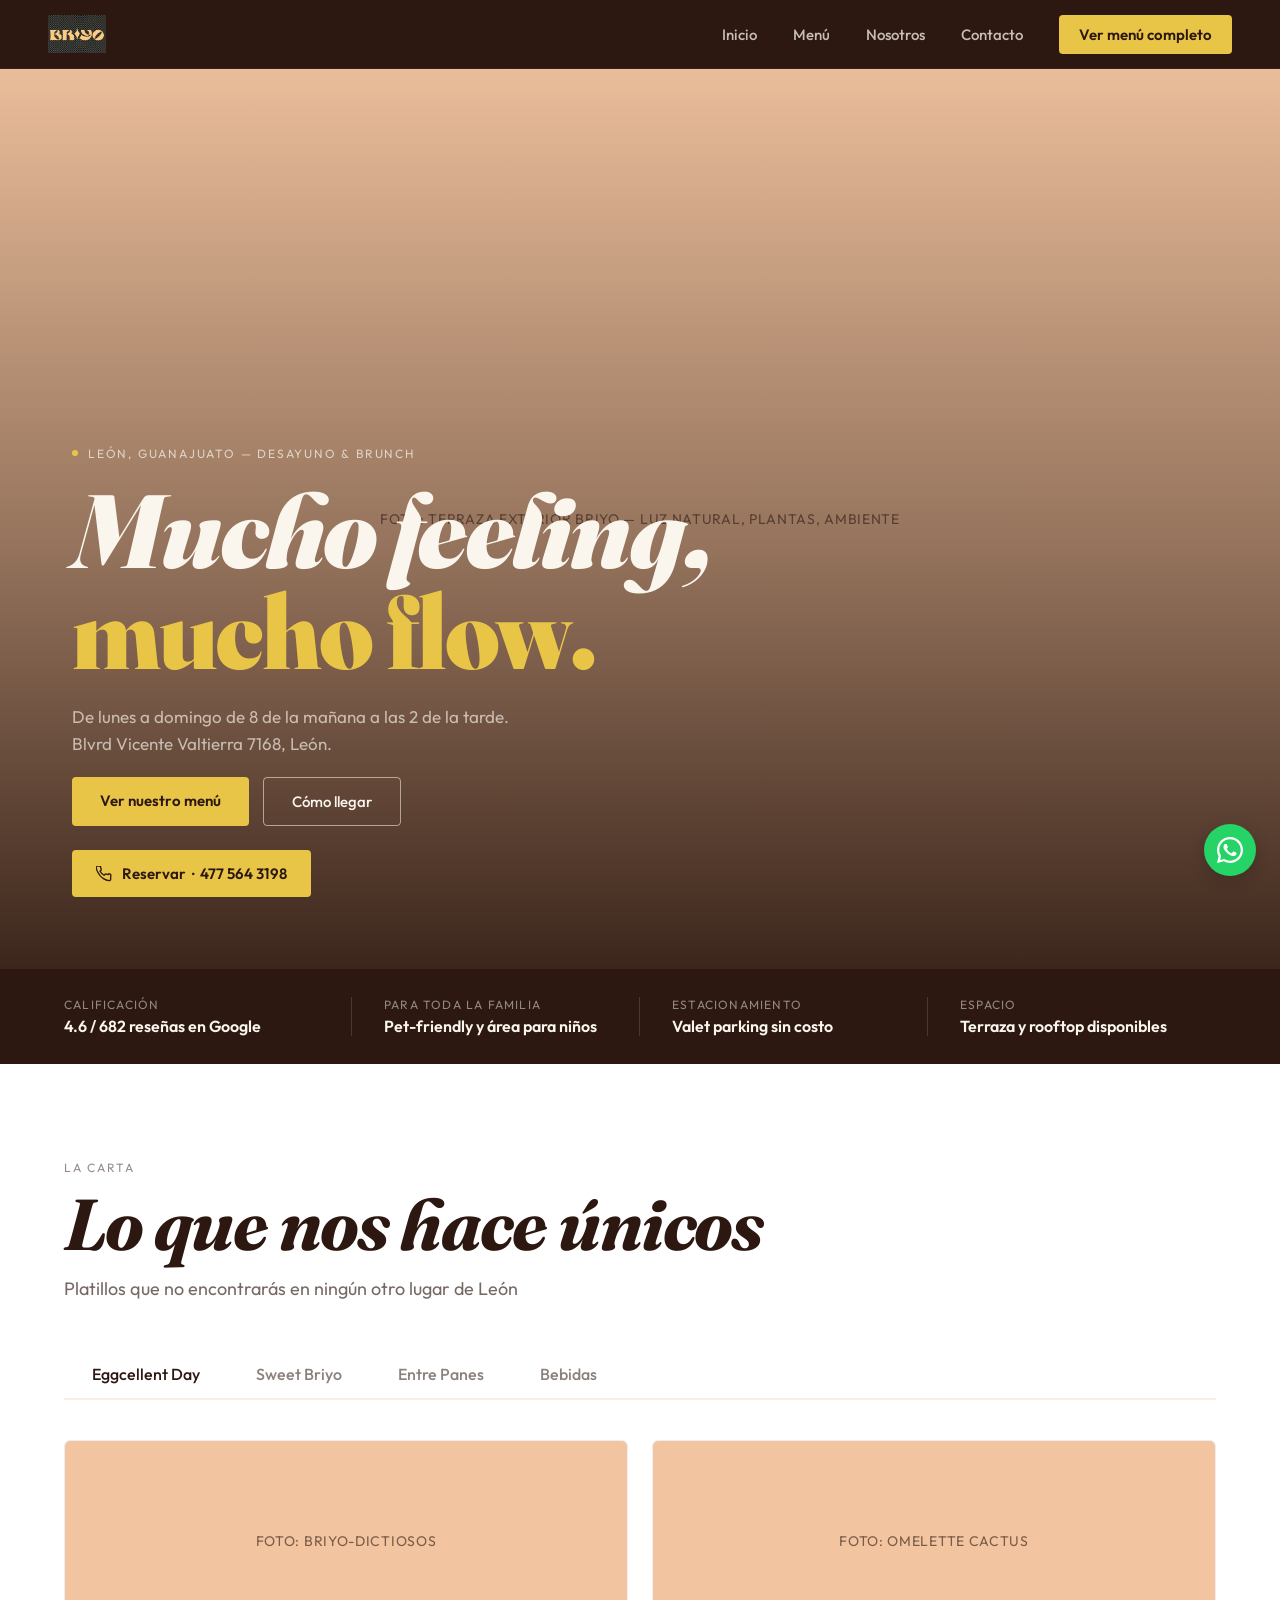
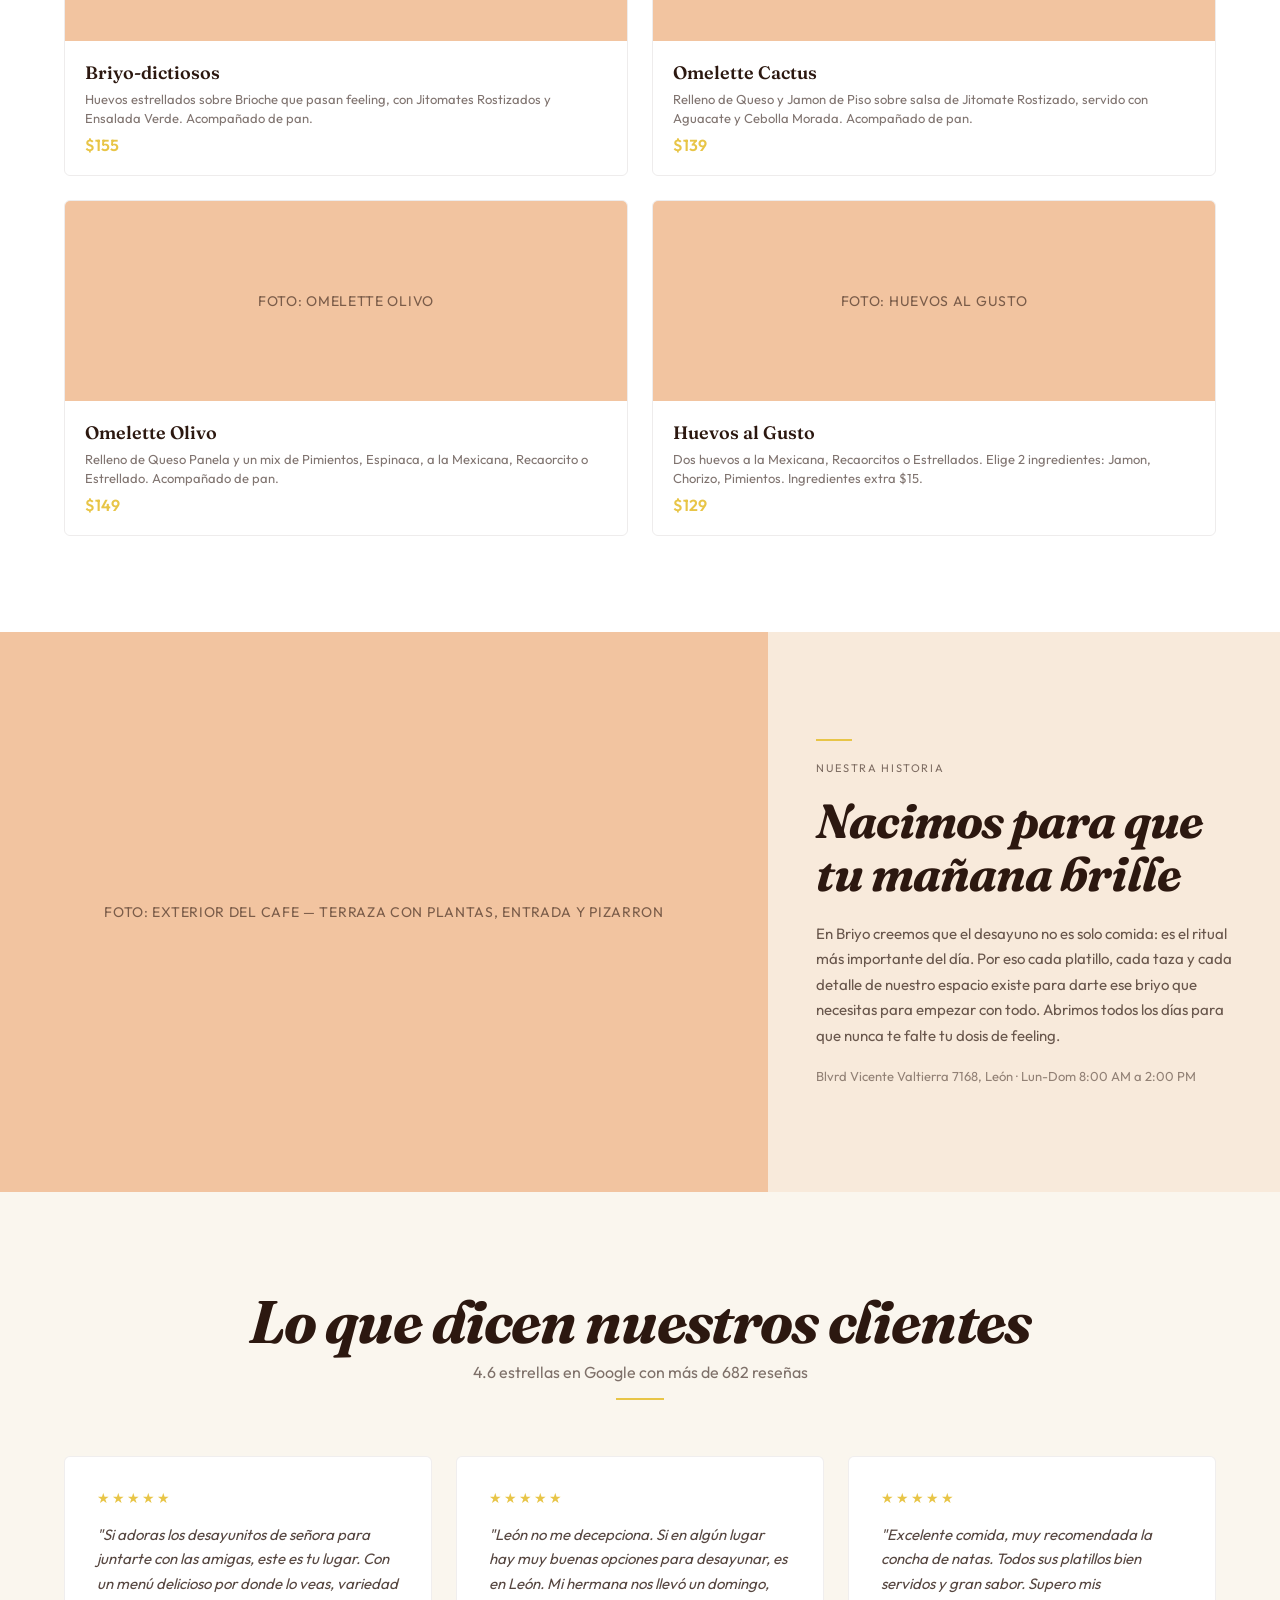
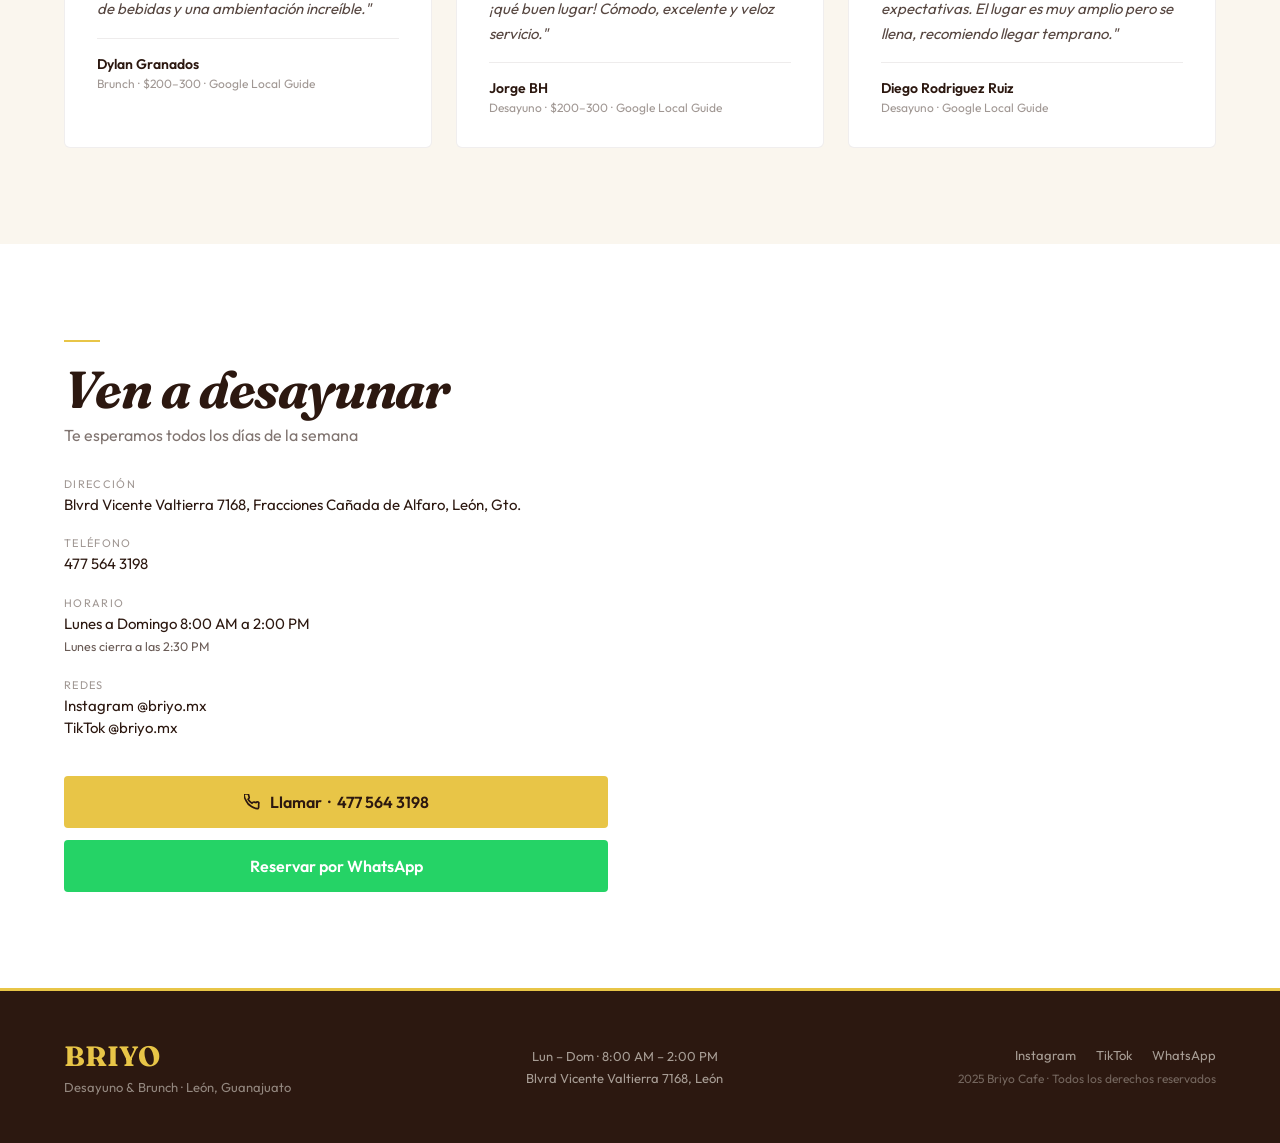
<file: index.html>
<!DOCTYPE html>
<html lang="es">
<head>
  <meta charset="UTF-8">
  <meta name="viewport" content="width=device-width, initial-scale=1.0">
  <meta name="description" content="Briyo Cafe, desayuno y brunch en León, Guanajuato. Mucho feeling, mucho flow. Abiertos todos los días de 8AM a 2PM.">
  <meta name="keywords" content="briyo cafe, desayuno leon guanajuato, brunch leon, cafe leon gto, desayunos leon">
  <meta property="og:title" content="Briyo · Desayuno &amp; Brunch en León, Gto.">
  <meta property="og:description" content="Desayuno y brunch con mucho feeling, mucho flow. Vicente Valtierra 7168, León.">
  <meta property="og:image" content="assets/logo.png">
  <title>Briyo Cafe · Desayuno &amp; Brunch · León, Guanajuato</title>
  <link rel="icon" href="data:image/svg+xml,<svg xmlns='http://www.w3.org/2000/svg' viewBox='0 0 32 32'><rect width='32' height='32' fill='%232C1810'/><text x='16' y='24' text-anchor='middle' font-family='Georgia,serif' font-size='20' font-weight='bold' fill='%23E8C547'>B</text></svg>">
  <link rel="stylesheet" href="styles.css">
</head>
<body>

  <!-- NAVBAR -->
  <nav id="navbar">
    <div class="nav-inner">
      <a href="index.html" class="nav-logo">
        <img src="assets/logo.png" alt="Briyo Cafe" onerror="this.style.display='none'; this.nextElementSibling.style.display='block'">
        <span class="nav-logo-text" style="display:none">BR<span>I</span>YO</span>
      </a>
      <ul class="nav-menu" id="navMenu">
        <li><a href="index.html">Inicio</a></li>
        <li><a href="menu.html">Menú</a></li>
        <li><a href="#nosotros">Nosotros</a></li>
        <li><a href="#contacto">Contacto</a></li>
        <li><a href="menu.html" class="nav-cta">Ver menú completo</a></li>
      </ul>
      <div class="burger" id="burger" aria-label="Menú" role="button" tabindex="0">
        <span></span>
        <span></span>
        <span></span>
      </div>
    </div>
  </nav>

  <!-- HERO -->
  <section class="hero">
    <!-- FOTO: terraza exterior Briyo con plantas y luz natural — imagen hero principal -->
    <div class="hero-bg">
      <div class="img-placeholder" style="min-height:100vh">
        <span>FOTO: Terraza exterior Briyo — luz natural, plantas, ambiente</span>
      </div>
    </div>
    <div class="hero-overlay"></div>
    <div class="hero-content">
      <div class="hero-kicker">
        <span class="hero-kicker-dot"></span>
        <p class="hero-tag">León, Guanajuato &mdash; Desayuno &amp; Brunch</p>
      </div>
      <h1 class="hero-title">Mucho feeling,<br><em>mucho flow.</em></h1>
      <p class="hero-subtitle">
        De lunes a domingo de 8 de la mañana a las 2 de la tarde.<br>
        Blvrd Vicente Valtierra 7168, León.
      </p>
      <div class="hero-buttons">
        <a href="menu.html" class="btn-filled">Ver nuestro menú</a>
        <a href="https://maps.google.com/?q=Blvrd+Vicente+Valtierra+7168+Leon+Guanajuato" target="_blank" rel="noopener" class="btn-outline-light">Cómo llegar</a>
      </div>
      <a href="tel:4775643198" class="btn-call">
        <svg width="16" height="16" viewBox="0 0 24 24" fill="none" stroke="currentColor" stroke-width="2" stroke-linecap="round" stroke-linejoin="round">
          <path d="M22 16.92v3a2 2 0 01-2.18 2 19.79 19.79 0 01-8.63-3.07A19.5 19.5 0 013.07 9.81 19.79 19.79 0 01.02 1.18 2 2 0 012 .02h3a2 2 0 012 1.72 12.84 12.84 0 00.7 2.81 2 2 0 01-.45 2.11L6.09 7.91a16 16 0 006 6l1.27-1.27a2 2 0 012.11-.45 12.84 12.84 0 002.81.7A2 2 0 0122 14.92z"/>
        </svg>
        Reservar &nbsp;·&nbsp; 477 564 3198
      </a>
    </div>
  </section>

  <!-- BARRA DE CONFIANZA -->
  <div class="trust-bar">
    <div class="trust-bar-inner">
      <div class="trust-item">
        <p class="trust-label">Calificación</p>
        <p class="trust-value">4.6 / 682 reseñas en Google</p>
      </div>
      <div class="trust-item">
        <p class="trust-label">Para toda la familia</p>
        <p class="trust-value">Pet-friendly y área para niños</p>
      </div>
      <div class="trust-item">
        <p class="trust-label">Estacionamiento</p>
        <p class="trust-value">Valet parking sin costo</p>
      </div>
      <div class="trust-item">
        <p class="trust-label">Espacio</p>
        <p class="trust-value">Terraza y rooftop disponibles</p>
      </div>
    </div>
  </div>

  <!-- PLATILLOS DESTACADOS -->
  <section class="platillos" id="platillos">
    <div class="platillos-inner">
      <p class="section-tag fade-in-up">La carta</p>
      <h2 class="section-title fade-in-up">Lo que nos hace únicos</h2>
      <p class="section-subtitle fade-in-up">Platillos que no encontrarás en ningún otro lugar de León</p>

      <div class="tabs-nav">
        <button class="tab-btn active" data-target="#tab-eggcellent">Eggcellent Day</button>
        <button class="tab-btn" data-target="#tab-sweet">Sweet Briyo</button>
        <button class="tab-btn" data-target="#tab-panes">Entre Panes</button>
        <button class="tab-btn" data-target="#tab-bebidas">Bebidas</button>
      </div>

      <!-- TAB: Eggcellent Day -->
      <div class="tab-panel" id="tab-eggcellent">
        <div class="platillos-grid">

          <div class="platillo-card fade-in-up">
            <div class="platillo-img">
              <!-- FOTO: platillo con huevo — Briyo-dictiosos, huevos estrellados sobre brioche -->
              <div class="img-placeholder" style="min-height:200px">
                <span>FOTO: Briyo-dictiosos</span>
              </div>
            </div>
            <div class="platillo-info">
              <p class="platillo-name">Briyo-dictiosos</p>
              <p class="platillo-desc">Huevos estrellados sobre Brioche que pasan feeling, con Jitomates Rostizados y Ensalada Verde. Acompañado de pan.</p>
              <p class="platillo-price">$155</p>
            </div>
          </div>

          <div class="platillo-card fade-in-up">
            <div class="platillo-img">
              <!-- FOTO: platillo con huevo — Omelette Cactus sobre salsa de jitomate -->
              <div class="img-placeholder" style="min-height:200px">
                <span>FOTO: Omelette Cactus</span>
              </div>
            </div>
            <div class="platillo-info">
              <p class="platillo-name">Omelette Cactus</p>
              <p class="platillo-desc">Relleno de Queso y Jamon de Piso sobre salsa de Jitomate Rostizado, servido con Aguacate y Cebolla Morada. Acompañado de pan.</p>
              <p class="platillo-price">$139</p>
            </div>
          </div>

          <div class="platillo-card fade-in-up">
            <div class="platillo-img">
              <!-- FOTO: platillo con huevo — Omelette Olivo con pimientos y espinaca -->
              <div class="img-placeholder" style="min-height:200px">
                <span>FOTO: Omelette Olivo</span>
              </div>
            </div>
            <div class="platillo-info">
              <p class="platillo-name">Omelette Olivo</p>
              <p class="platillo-desc">Relleno de Queso Panela y un mix de Pimientos, Espinaca, a la Mexicana, Recaorcito o Estrellado. Acompañado de pan.</p>
              <p class="platillo-price">$149</p>
            </div>
          </div>

          <div class="platillo-card fade-in-up">
            <div class="platillo-img">
              <!-- FOTO: platillo con huevo — Huevos al gusto con jamon y chorizo -->
              <div class="img-placeholder" style="min-height:200px">
                <span>FOTO: Huevos al Gusto</span>
              </div>
            </div>
            <div class="platillo-info">
              <p class="platillo-name">Huevos al Gusto</p>
              <p class="platillo-desc">Dos huevos a la Mexicana, Recaorcitos o Estrellados. Elige 2 ingredientes: Jamon, Chorizo, Pimientos. Ingredientes extra $15.</p>
              <p class="platillo-price">$129</p>
            </div>
          </div>

        </div>
      </div>

      <!-- TAB: Sweet Briyo -->
      <div class="tab-panel" id="tab-sweet" hidden>
        <div class="platillos-grid">

          <div class="platillo-card fade-in-up">
            <div class="platillo-img">
              <!-- FOTO: platillo dulce — Concha rellena con yogurt griego y frutos rojos -->
              <div class="img-placeholder" style="min-height:200px">
                <span>FOTO: Concha Rellena</span>
              </div>
            </div>
            <div class="platillo-info">
              <p class="platillo-name">Concha Rellena</p>
              <p class="platillo-desc">Rellena de Yogurt Griego con Granola, Cajeta y Frutos Rojos.</p>
              <p class="platillo-price">$60</p>
            </div>
          </div>

          <div class="platillo-card fade-in-up">
            <div class="platillo-img">
              <!-- FOTO: platillo dulce — Briyo Perfecto, parfait de yogurt griego con granola -->
              <div class="img-placeholder" style="min-height:200px">
                <span>FOTO: Briyo Perfecto</span>
              </div>
            </div>
            <div class="platillo-info">
              <p class="platillo-name">Briyo Perfecto</p>
              <p class="platillo-desc">Parfait de Yogurt Griego con Granola, Cajeta y Frutos Rojos.</p>
              <p class="platillo-price">$89</p>
            </div>
          </div>

          <div class="platillo-card fade-in-up">
            <div class="platillo-img">
              <!-- FOTO: pan frances — Pan Francés Clásico, brioche dorado con mascarpone -->
              <div class="img-placeholder" style="min-height:200px">
                <span>FOTO: Pan Francés Clásico</span>
              </div>
            </div>
            <div class="platillo-info">
              <p class="platillo-name">Pan Francés Clásico</p>
              <p class="platillo-desc">Pan Brioche de Mantequilla con Azúcar y Canela, servido con Crema de Queso Mascarpone.</p>
              <p class="platillo-price">$115</p>
            </div>
          </div>

          <div class="platillo-card fade-in-up">
            <div class="platillo-img">
              <!-- FOTO: pan frances — Desierto, brioche relleno de queso crema con mango -->
              <div class="img-placeholder" style="min-height:200px">
                <span>FOTO: Desierto</span>
              </div>
            </div>
            <div class="platillo-info">
              <p class="platillo-name">Desierto</p>
              <p class="platillo-desc">Pan Brioche crujiente por fuera, relleno de Queso Crema. Servido con Mango y Compota de Guayaba y Canela.</p>
              <p class="platillo-price">$139</p>
            </div>
          </div>

        </div>
      </div>

      <!-- TAB: Entre Panes -->
      <div class="tab-panel" id="tab-panes" hidden>
        <p class="tab-note">Elaborado con pan rústico, acompañados con chips de papa y camote o ensalada.</p>
        <div class="platillos-grid">

          <div class="platillo-card fade-in-up">
            <div class="platillo-img">
              <!-- FOTO: sandwich gourmet — Sandwich Loreto con salmon y aguacate -->
              <div class="img-placeholder" style="min-height:200px">
                <span>FOTO: Sandwich Loreto</span>
              </div>
            </div>
            <div class="platillo-info">
              <p class="platillo-name">Sandwich Loreto</p>
              <p class="platillo-desc">Salmón curado con Rebanadas de Aguacate y Jitomate deshidratado.</p>
              <p class="platillo-price">$189</p>
            </div>
          </div>

          <div class="platillo-card fade-in-up">
            <div class="platillo-img">
              <!-- FOTO: sandwich gourmet — Sandwich Mazunte con rib eye y tocino caramelizado -->
              <div class="img-placeholder" style="min-height:200px">
                <span>FOTO: Sandwich Mazunte</span>
              </div>
            </div>
            <div class="platillo-info">
              <p class="platillo-name">Sandwich Mazunte</p>
              <p class="platillo-desc">Rib eye a baja temperatura con Chiles Secos, Tocino Caramelizado, Guacamole, Queso Panela y Cebolla Frita.</p>
              <p class="platillo-price">$195</p>
            </div>
          </div>

          <div class="platillo-card fade-in-up">
            <div class="platillo-img">
              <!-- FOTO: sandwich gourmet — Sandwich Cabo con tres quesos y tocino caramelizado -->
              <div class="img-placeholder" style="min-height:200px">
                <span>FOTO: Sandwich Cabo</span>
              </div>
            </div>
            <div class="platillo-info">
              <p class="platillo-name">Sandwich Cabo</p>
              <p class="platillo-desc">Queso Parmesano, Mozzarela y Gouda, Chips de Jalapeno, Tocino Caramelizado y Salsa de Jitomate Rostizado.</p>
              <p class="platillo-price">$179</p>
            </div>
          </div>

          <div class="platillo-card fade-in-up">
            <div class="platillo-img">
              <!-- FOTO: sandwich gourmet — Sandwich Baja vegetariano con berenjena y manchego -->
              <div class="img-placeholder" style="min-height:200px">
                <span>FOTO: Sandwich Baja</span>
              </div>
            </div>
            <div class="platillo-info">
              <p class="platillo-name">Sandwich Baja</p>
              <p class="platillo-desc">Steak de Berenjena con Pimientos Rostizados, Queso Manchego, Relish de Pepinillos, Mostaza y Cebolla Frita.</p>
              <p class="platillo-price">$159</p>
            </div>
          </div>

        </div>
      </div>

      <!-- TAB: Bebidas -->
      <div class="tab-panel" id="tab-bebidas" hidden>
        <div class="bebidas-grid">

          <div class="bebidas-section">
            <!-- FOTO: bebidas de especialidad — frappes y cafes servidos en mesa -->
            <h4>Clásicos</h4>
            <div class="bebida-item"><span class="bebida-name">Americano recién molido</span><span class="bebida-price">$50</span></div>
            <div class="bebida-item"><span class="bebida-name">Americano refill</span><span class="bebida-price">$40</span></div>
            <div class="bebida-item"><span class="bebida-name">Espresso Doble</span><span class="bebida-price">$39</span></div>
            <div class="bebida-item"><span class="bebida-name">Latte</span><span class="bebida-price">$60</span></div>
            <div class="bebida-item"><span class="bebida-name">Coco Latte</span><span class="bebida-price">$69</span></div>
            <div class="bebida-item"><span class="bebida-name">Caramel / Macha Latte</span><span class="bebida-price">$69</span></div>
          </div>

          <div class="bebidas-section">
            <h4>Cafetería Especial</h4>
            <div class="bebida-item"><span class="bebida-name">Affogato — Cafe con helado</span><span class="bebida-price">$65</span></div>
            <div class="bebida-item"><span class="bebida-name">Rise &amp; Shine — Naranja con cafe</span><span class="bebida-price">$59</span></div>
            <div class="bebida-item"><span class="bebida-name">Mokka Oaxaqueño</span><span class="bebida-price">$58</span></div>
            <div class="bebida-item"><span class="bebida-name">Variedad de Tés</span><span class="bebida-price">$59</span></div>
            <div class="bebida-item"><span class="bebida-name">Tisana</span><span class="bebida-price">$39</span></div>
          </div>

          <div class="bebidas-section">
            <h4>Frappes</h4>
            <div class="bebida-item"><span class="bebida-name">Carajillo Frappuccino</span><span class="bebida-price">$75</span></div>
            <div class="bebida-item"><span class="bebida-name">Coco Frappuccino</span><span class="bebida-price">$75</span></div>
            <div class="bebida-item"><span class="bebida-name">Matcha Frappuccino</span><span class="bebida-price">$75</span></div>
            <div class="bebida-item"><span class="bebida-name">Tisana Frappe</span><span class="bebida-price">$39</span></div>
          </div>

          <div class="bebidas-section">
            <h4>Extras</h4>
            <div class="bebida-item"><span class="bebida-name">Leche de coco o almendras</span><span class="bebida-price">$12</span></div>
            <div class="bebida-item"><span class="bebida-name">Jarabe extra (coco, vainilla, caramelo)</span><span class="bebida-price">$15</span></div>
          </div>

        </div>
      </div>

    </div>
  </section>

  <!-- NOSOTROS -->
  <section class="nosotros" id="nosotros">
    <div class="nosotros-img">
      <!-- FOTO: exterior del cafe con plantas, terraza y entrada con pizarron -->
      <div class="img-placeholder" style="min-height:560px">
        <span>FOTO: Exterior del cafe — terraza con plantas, entrada y pizarron</span>
      </div>
    </div>
    <div class="nosotros-text">
      <div class="nosotros-deco"></div>
      <p class="nosotros-tag">Nuestra historia</p>
      <h2 class="nosotros-title">Nacimos para que tu mañana brille</h2>
      <p class="nosotros-body">
        En Briyo creemos que el desayuno no es solo comida: es el ritual más importante del día. Por eso cada platillo, cada taza y cada detalle de nuestro espacio existe para darte ese briyo que necesitas para empezar con todo.
        Abrimos todos los días para que nunca te falte tu dosis de feeling.
      </p>
      <p class="nosotros-detail">Blvrd Vicente Valtierra 7168, León &middot; Lun-Dom 8:00 AM a 2:00 PM</p>
    </div>
  </section>

  <!-- RESEÑAS -->
  <section class="resenas" id="resenas">
    <div class="resenas-inner">
      <div class="resenas-header">
        <h2 class="resenas-title fade-in-up">Lo que dicen nuestros clientes</h2>
        <p class="resenas-subtitle fade-in-up">4.6 estrellas en Google con más de 682 reseñas</p>
        <div class="resenas-deco fade-in-up"></div>
      </div>
      <div class="resenas-grid">

        <div class="resena-card fade-in-up">
          <p class="resena-stars">&#9733;&#9733;&#9733;&#9733;&#9733;</p>
          <p class="resena-text">"Si adoras los desayunitos de señora para juntarte con las amigas, este es tu lugar. Con un menú delicioso por donde lo veas, variedad de bebidas y una ambientación increíble."</p>
          <hr class="resena-sep">
          <p class="resena-name">Dylan Granados</p>
          <p class="resena-detail">Brunch &middot; $200&ndash;300 &middot; Google Local Guide</p>
        </div>

        <div class="resena-card fade-in-up">
          <p class="resena-stars">&#9733;&#9733;&#9733;&#9733;&#9733;</p>
          <p class="resena-text">"León no me decepciona. Si en algún lugar hay muy buenas opciones para desayunar, es en León. Mi hermana nos llevó un domingo, ¡qué buen lugar! Cómodo, excelente y veloz servicio."</p>
          <hr class="resena-sep">
          <p class="resena-name">Jorge BH</p>
          <p class="resena-detail">Desayuno &middot; $200&ndash;300 &middot; Google Local Guide</p>
        </div>

        <div class="resena-card fade-in-up">
          <p class="resena-stars">&#9733;&#9733;&#9733;&#9733;&#9733;</p>
          <p class="resena-text">"Excelente comida, muy recomendada la concha de natas. Todos sus platillos bien servidos y gran sabor. Supero mis expectativas. El lugar es muy amplio pero se llena, recomiendo llegar temprano."</p>
          <hr class="resena-sep">
          <p class="resena-name">Diego Rodriguez Ruiz</p>
          <p class="resena-detail">Desayuno &middot; Google Local Guide</p>
        </div>

      </div>
    </div>
  </section>

  <!-- CONTACTO -->
  <section class="contacto" id="contacto">
    <div class="contacto-inner">
      <div class="contacto-left">
        <div class="contacto-deco"></div>
        <h2 class="contacto-title fade-in-up">Ven a desayunar</h2>
        <p class="contacto-subtitle fade-in-up">Te esperamos todos los días de la semana</p>
        <div class="contacto-info fade-in-up">
          <div class="contacto-item">
            <span class="contacto-item-label">Dirección</span>
            <span class="contacto-item-value">Blvrd Vicente Valtierra 7168, Fracciones Cañada de Alfaro, León, Gto.</span>
          </div>
          <div class="contacto-item">
            <span class="contacto-item-label">Teléfono</span>
            <span class="contacto-item-value"><a href="tel:4775643198">477 564 3198</a></span>
          </div>
          <div class="contacto-item">
            <span class="contacto-item-label">Horario</span>
            <span class="contacto-item-value">Lunes a Domingo 8:00 AM a 2:00 PM<br><small style="opacity:0.7">Lunes cierra a las 2:30 PM</small></span>
          </div>
          <div class="contacto-item">
            <span class="contacto-item-label">Redes</span>
            <span class="contacto-item-value">
              <a href="https://instagram.com/briyo.mx" target="_blank" rel="noopener">Instagram @briyo.mx</a><br>
              <a href="https://tiktok.com/@briyo.mx" target="_blank" rel="noopener">TikTok @briyo.mx</a>
            </span>
          </div>
        </div>
        <a href="tel:4775643198" class="btn-call-full fade-in-up">
          <svg width="16" height="16" viewBox="0 0 24 24" fill="none" stroke="currentColor" stroke-width="2.5" stroke-linecap="round" stroke-linejoin="round">
            <path d="M22 16.92v3a2 2 0 01-2.18 2 19.79 19.79 0 01-8.63-3.07A19.5 19.5 0 013.07 9.81 19.79 19.79 0 01.02 1.18 2 2 0 012 .02h3a2 2 0 012 1.72 12.84 12.84 0 00.7 2.81 2 2 0 01-.45 2.11L6.09 7.91a16 16 0 006 6l1.27-1.27a2 2 0 012.11-.45 12.84 12.84 0 002.81.7A2 2 0 0122 14.92z"/>
          </svg>
          Llamar &nbsp;·&nbsp; 477 564 3198
        </a>
        <a href="https://wa.me/524775643198" target="_blank" rel="noopener" class="btn-whatsapp fade-in-up">
          Reservar por WhatsApp
        </a>
      </div>
      <div class="contacto-mapa fade-in-up">
        <!-- Reemplaza el src del iframe con el embed real de Google Maps:
             Busca "Briyo Cafe Leon Gto" en Google Maps > Compartir > Insertar mapa > copiar el src -->
        <iframe
          src="https://www.google.com/maps/embed?pb=!1m18!1m12!1m3!1d3721.642!2d-101.65!3d21.108!2m3!1f0!2f0!3f0!3m2!1i1024!2i768!4f13.1!3m3!1m2!1s0x842bbf40a5f56b49%3A0xbc1d26c8e4e0d6a2!2sBriyo%20Desayuno%20%26%20Brunch!5e0!3m2!1ses!2smx!4v1700000000000"
          width="100%"
          height="420"
          style="border:0; border-radius:4px;"
          allowfullscreen=""
          loading="lazy"
          referrerpolicy="no-referrer-when-downgrade"
          title="Ubicación Briyo Cafe León Guanajuato">
        </iframe>
      </div>
    </div>
  </section>

  <!-- FOOTER -->
  <footer>
    <div class="footer-inner">
      <div class="footer-brand">
        <p class="footer-brand-name">BRIYO</p>
        <p class="footer-brand-sub">Desayuno &amp; Brunch &middot; León, Guanajuato</p>
      </div>
      <div class="footer-center">
        <p>Lun &ndash; Dom &middot; 8:00 AM &ndash; 2:00 PM</p>
        <p>Blvrd Vicente Valtierra 7168, León</p>
      </div>
      <div class="footer-right">
        <div class="footer-links">
          <a href="https://instagram.com/briyo.mx" target="_blank" rel="noopener">Instagram</a>
          <a href="https://tiktok.com/@briyo.mx" target="_blank" rel="noopener">TikTok</a>
          <a href="https://wa.me/524775643198" target="_blank" rel="noopener">WhatsApp</a>
        </div>
        <p class="footer-copy">2025 Briyo Cafe &middot; Todos los derechos reservados</p>
      </div>
    </div>
  </footer>

  <!-- BOTON WHATSAPP FLOTANTE -->
  <a href="https://wa.me/524775643198" class="whatsapp-float" target="_blank" rel="noopener" aria-label="Contactar por WhatsApp">
    <svg width="26" height="26" viewBox="0 0 24 24" fill="white" xmlns="http://www.w3.org/2000/svg">
      <path d="M17.472 14.382c-.297-.149-1.758-.867-2.03-.967-.273-.099-.471-.148-.67.15-.197.297-.767.966-.94 1.164-.173.199-.347.223-.644.075-.297-.15-1.255-.463-2.39-1.475-.883-.788-1.48-1.761-1.653-2.059-.173-.297-.018-.458.13-.606.134-.133.298-.347.446-.52.149-.174.198-.298.298-.497.099-.198.05-.371-.025-.52-.075-.149-.669-1.612-.916-2.207-.242-.579-.487-.5-.669-.51-.173-.008-.371-.01-.57-.01-.198 0-.52.074-.792.372-.272.297-1.04 1.016-1.04 2.479 0 1.462 1.065 2.875 1.213 3.074.149.198 2.096 3.2 5.077 4.487.709.306 1.262.489 1.694.625.712.227 1.36.195 1.871.118.571-.085 1.758-.719 2.006-1.413.248-.694.248-1.289.173-1.413-.074-.124-.272-.198-.57-.347z"/>
      <path d="M12 0C5.373 0 0 5.373 0 12c0 2.127.558 4.126 1.534 5.86L0 24l6.29-1.512A11.945 11.945 0 0012 24c6.627 0 12-5.373 12-12S18.627 0 12 0zm0 21.882a9.875 9.875 0 01-5.032-1.377l-.361-.214-3.735.898.937-3.629-.235-.374A9.867 9.867 0 012.118 12C2.118 6.533 6.533 2.118 12 2.118c5.466 0 9.882 4.415 9.882 9.882 0 5.466-4.416 9.882-9.882 9.882z"/>
    </svg>
  </a>

  <script src="main.js"></script>
</body>
</html>
</file>
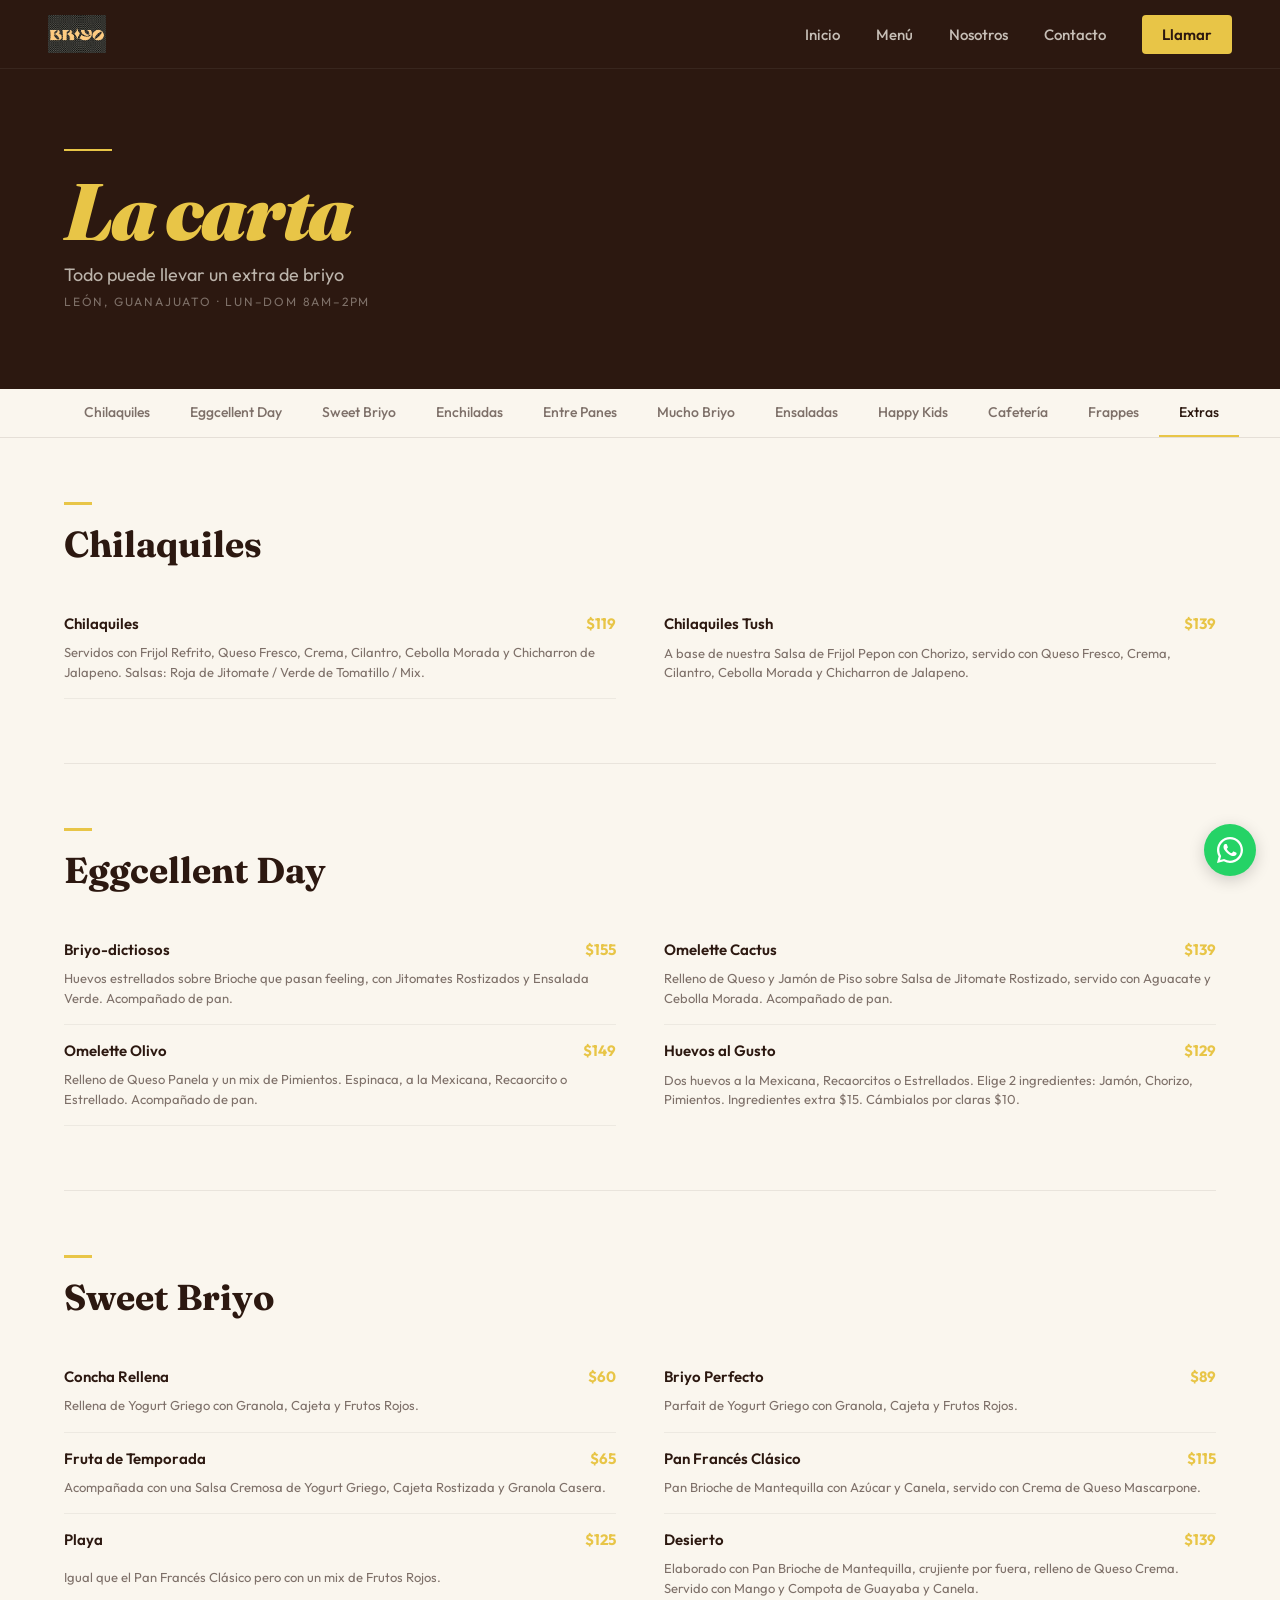
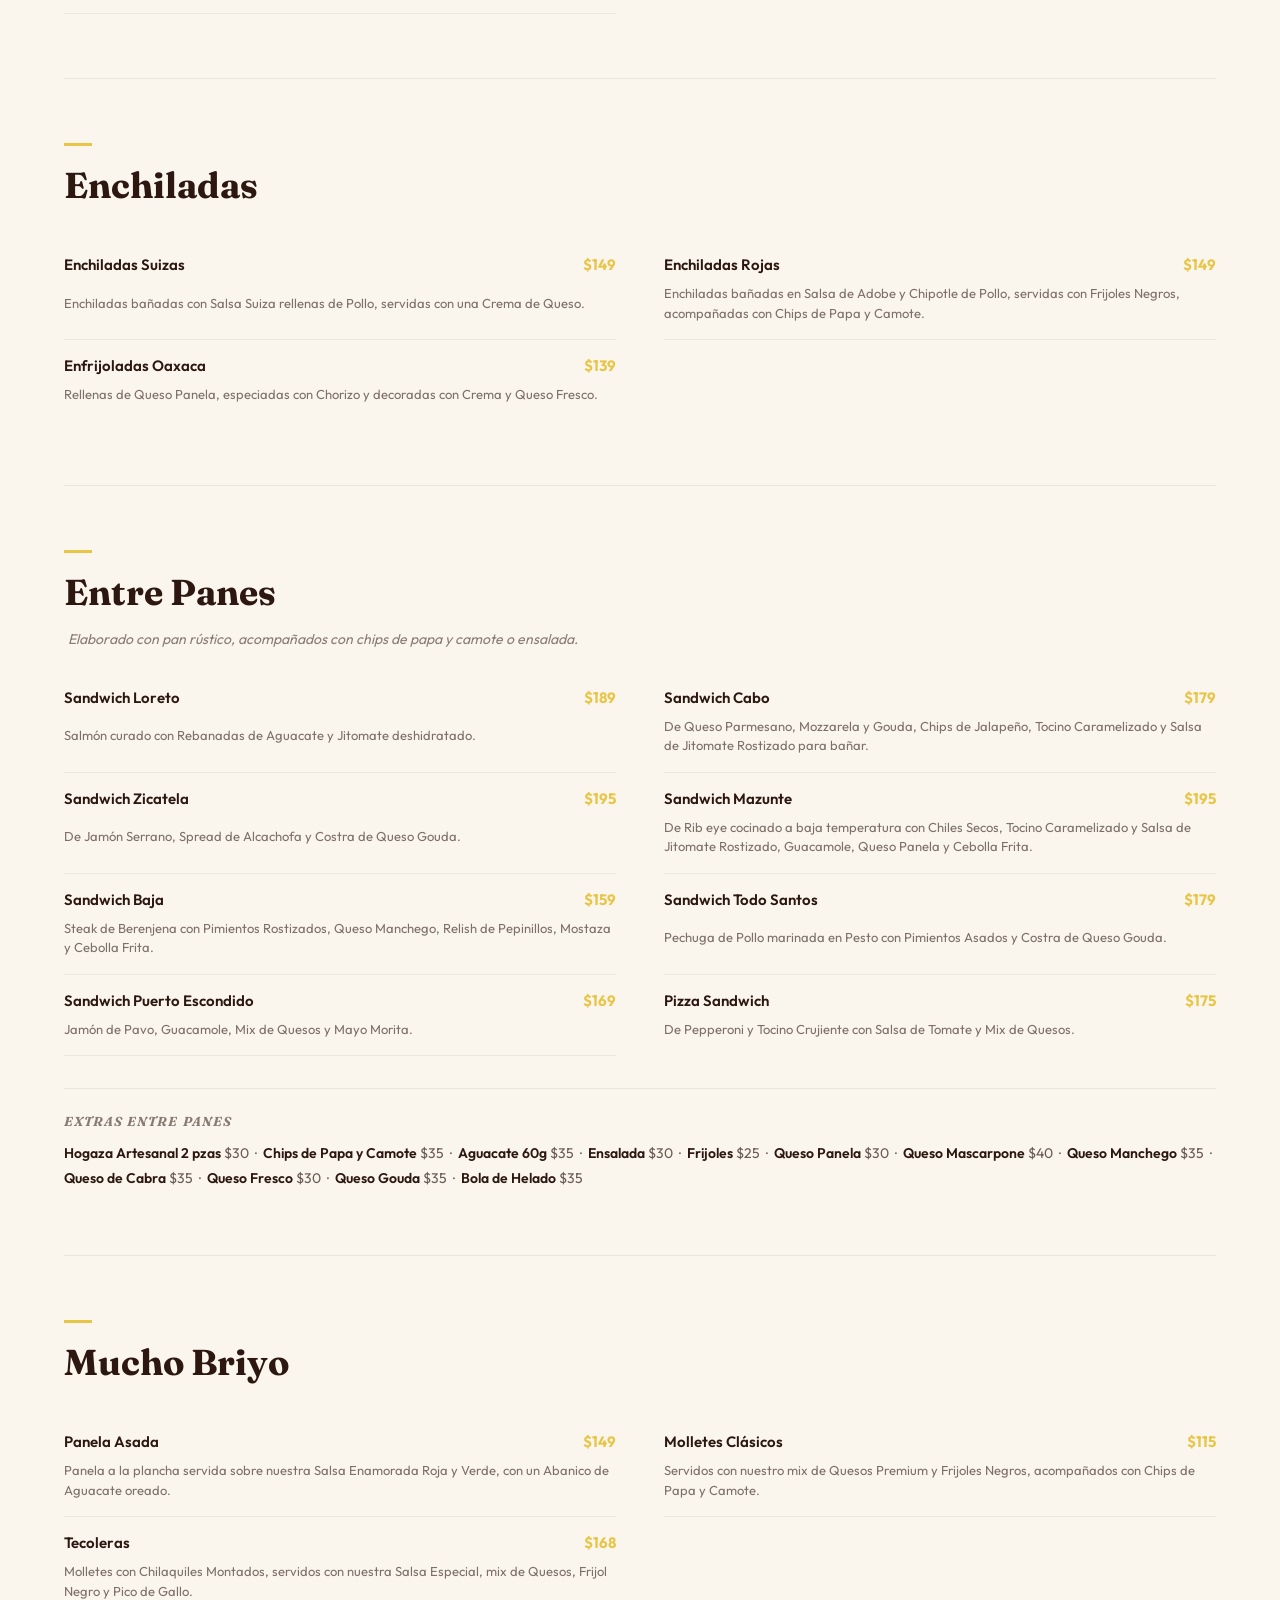
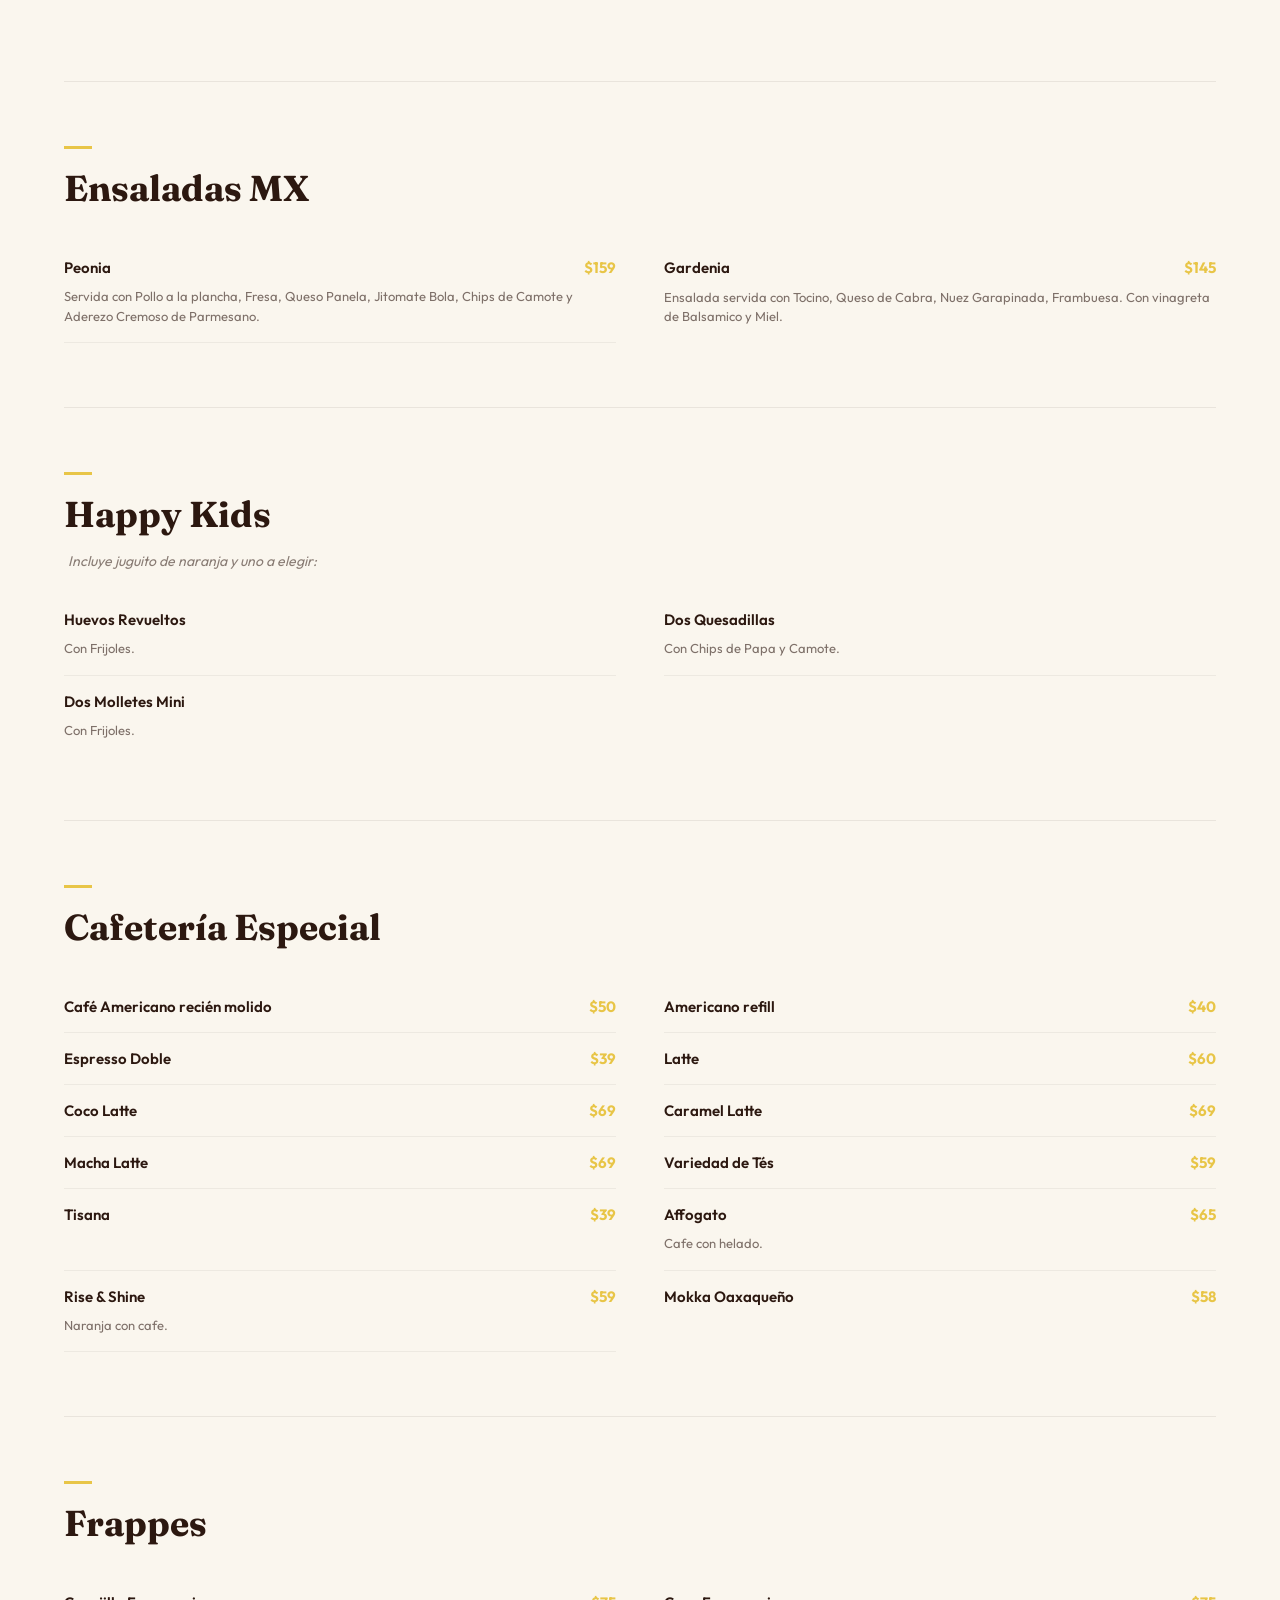
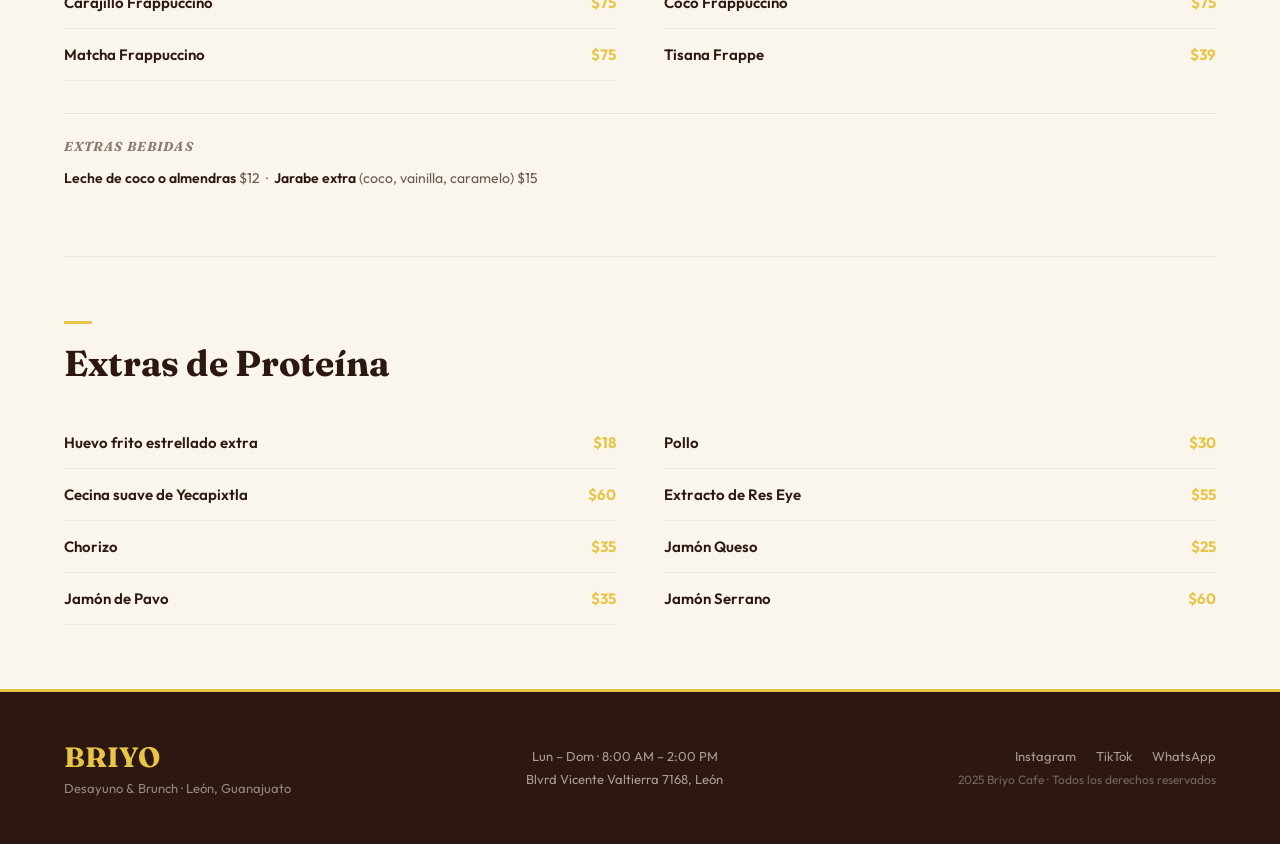
<file: menu.html>
<!DOCTYPE html>
<html lang="es">
<head>
  <meta charset="UTF-8">
  <meta name="viewport" content="width=device-width, initial-scale=1.0">
  <meta name="description" content="Menú completo Briyo Cafe, desayuno y brunch en León, Guanajuato. Chilaquiles, sandwiches, sweet briyo, bebidas y más.">
  <meta name="keywords" content="briyo cafe menu, desayuno leon guanajuato, brunch leon, chilaquiles, sandwiches gourmet">
  <meta property="og:title" content="La Carta · Briyo Desayuno &amp; Brunch · León, Gto.">
  <meta property="og:description" content="Todo puede llevar un extra de briyo. Menú completo en León, Guanajuato.">
  <meta property="og:image" content="assets/logo.png">
  <title>La Carta · Briyo Cafe · Desayuno &amp; Brunch · León</title>
  <link rel="icon" href="data:image/svg+xml,<svg xmlns='http://www.w3.org/2000/svg' viewBox='0 0 32 32'><rect width='32' height='32' fill='%232C1810'/><text x='16' y='24' text-anchor='middle' font-family='Georgia,serif' font-size='20' font-weight='bold' fill='%23E8C547'>B</text></svg>">
  <link rel="stylesheet" href="styles.css">
</head>
<body>

  <!-- NAVBAR -->
  <nav id="navbar">
    <div class="nav-inner">
      <a href="index.html" class="nav-logo">
        <img src="assets/logo.png" alt="Briyo Cafe" onerror="this.style.display='none'; this.nextElementSibling.style.display='block'">
        <span class="nav-logo-text" style="display:none">BR<span>I</span>YO</span>
      </a>
      <ul class="nav-menu" id="navMenu">
        <li><a href="index.html">Inicio</a></li>
        <li><a href="menu.html">Menú</a></li>
        <li><a href="index.html#nosotros">Nosotros</a></li>
        <li><a href="index.html#contacto">Contacto</a></li>
        <li><a href="tel:4775643198" class="nav-cta">Llamar</a></li>
      </ul>
      <div class="burger" id="burger" aria-label="Menú" role="button" tabindex="0">
        <span></span>
        <span></span>
        <span></span>
      </div>
    </div>
  </nav>

  <!-- MENU HERO -->
  <div class="menu-hero">
    <div class="menu-hero-inner">
      <div class="menu-hero-deco"></div>
      <h1 class="menu-hero-title">La carta</h1>
      <p class="menu-hero-sub">Todo puede llevar un extra de briyo</p>
      <p class="menu-hero-tag">León, Guanajuato &middot; Lun&ndash;Dom 8AM&ndash;2PM</p>
    </div>
  </div>

  <!-- STICKY NAV SECCIONES -->
  <nav class="menu-nav" id="menuNav">
    <div class="menu-nav-inner">
      <a href="#chilaquiles" class="menu-nav-link">Chilaquiles</a>
      <a href="#eggcellent" class="menu-nav-link">Eggcellent Day</a>
      <a href="#sweet" class="menu-nav-link">Sweet Briyo</a>
      <a href="#enchiladas" class="menu-nav-link">Enchiladas</a>
      <a href="#panes" class="menu-nav-link">Entre Panes</a>
      <a href="#mucho" class="menu-nav-link">Mucho Briyo</a>
      <a href="#ensaladas" class="menu-nav-link">Ensaladas</a>
      <a href="#kids" class="menu-nav-link">Happy Kids</a>
      <a href="#cafeteria" class="menu-nav-link">Cafetería</a>
      <a href="#frappes" class="menu-nav-link">Frappes</a>
      <a href="#proteinas" class="menu-nav-link">Extras</a>
    </div>
  </nav>

  <!-- MENU CONTENT -->
  <main class="menu-content">
    <div class="menu-content-inner">

      <!-- CHILAQUILES -->
      <section class="menu-section" id="chilaquiles">
        <h2 class="menu-section-title">Chilaquiles</h2>
        <div class="menu-grid">

          <div class="menu-item">
            <p class="menu-item-name">Chilaquiles</p>
            <p class="menu-item-price">$119</p>
            <p class="menu-item-desc">Servidos con Frijol Refrito, Queso Fresco, Crema, Cilantro, Cebolla Morada y Chicharron de Jalapeno. Salsas: Roja de Jitomate / Verde de Tomatillo / Mix.</p>
          </div>

          <div class="menu-item">
            <p class="menu-item-name">Chilaquiles Tush</p>
            <p class="menu-item-price">$139</p>
            <p class="menu-item-desc">A base de nuestra Salsa de Frijol Pepon con Chorizo, servido con Queso Fresco, Crema, Cilantro, Cebolla Morada y Chicharron de Jalapeno.</p>
          </div>

        </div>
      </section>

      <!-- EGGCELLENT DAY -->
      <section class="menu-section" id="eggcellent">
        <h2 class="menu-section-title">Eggcellent Day</h2>
        <div class="menu-grid">

          <div class="menu-item">
            <p class="menu-item-name">Briyo-dictiosos</p>
            <p class="menu-item-price">$155</p>
            <p class="menu-item-desc">Huevos estrellados sobre Brioche que pasan feeling, con Jitomates Rostizados y Ensalada Verde. Acompañado de pan.</p>
          </div>

          <div class="menu-item">
            <p class="menu-item-name">Omelette Cactus</p>
            <p class="menu-item-price">$139</p>
            <p class="menu-item-desc">Relleno de Queso y Jamón de Piso sobre Salsa de Jitomate Rostizado, servido con Aguacate y Cebolla Morada. Acompañado de pan.</p>
          </div>

          <div class="menu-item">
            <p class="menu-item-name">Omelette Olivo</p>
            <p class="menu-item-price">$149</p>
            <p class="menu-item-desc">Relleno de Queso Panela y un mix de Pimientos. Espinaca, a la Mexicana, Recaorcito o Estrellado. Acompañado de pan.</p>
          </div>

          <div class="menu-item">
            <p class="menu-item-name">Huevos al Gusto</p>
            <p class="menu-item-price">$129</p>
            <p class="menu-item-desc">Dos huevos a la Mexicana, Recaorcitos o Estrellados. Elige 2 ingredientes: Jamón, Chorizo, Pimientos. Ingredientes extra $15. Cámbialos por claras $10.</p>
          </div>

        </div>
      </section>

      <!-- SWEET BRIYO -->
      <section class="menu-section" id="sweet">
        <h2 class="menu-section-title">Sweet Briyo</h2>
        <div class="menu-grid">

          <div class="menu-item">
            <p class="menu-item-name">Concha Rellena</p>
            <p class="menu-item-price">$60</p>
            <p class="menu-item-desc">Rellena de Yogurt Griego con Granola, Cajeta y Frutos Rojos.</p>
          </div>

          <div class="menu-item">
            <p class="menu-item-name">Briyo Perfecto</p>
            <p class="menu-item-price">$89</p>
            <p class="menu-item-desc">Parfait de Yogurt Griego con Granola, Cajeta y Frutos Rojos.</p>
          </div>

          <div class="menu-item">
            <p class="menu-item-name">Fruta de Temporada</p>
            <p class="menu-item-price">$65</p>
            <p class="menu-item-desc">Acompañada con una Salsa Cremosa de Yogurt Griego, Cajeta Rostizada y Granola Casera.</p>
          </div>

          <div class="menu-item">
            <p class="menu-item-name">Pan Francés Clásico</p>
            <p class="menu-item-price">$115</p>
            <p class="menu-item-desc">Pan Brioche de Mantequilla con Azúcar y Canela, servido con Crema de Queso Mascarpone.</p>
          </div>

          <div class="menu-item">
            <p class="menu-item-name">Playa</p>
            <p class="menu-item-price">$125</p>
            <p class="menu-item-desc">Igual que el Pan Francés Clásico pero con un mix de Frutos Rojos.</p>
          </div>

          <div class="menu-item">
            <p class="menu-item-name">Desierto</p>
            <p class="menu-item-price">$139</p>
            <p class="menu-item-desc">Elaborado con Pan Brioche de Mantequilla, crujiente por fuera, relleno de Queso Crema. Servido con Mango y Compota de Guayaba y Canela.</p>
          </div>

        </div>
      </section>

      <!-- ENCHILADAS -->
      <section class="menu-section" id="enchiladas">
        <h2 class="menu-section-title">Enchiladas</h2>
        <div class="menu-grid">

          <div class="menu-item">
            <p class="menu-item-name">Enchiladas Suizas</p>
            <p class="menu-item-price">$149</p>
            <p class="menu-item-desc">Enchiladas bañadas con Salsa Suiza rellenas de Pollo, servidas con una Crema de Queso.</p>
          </div>

          <div class="menu-item">
            <p class="menu-item-name">Enchiladas Rojas</p>
            <p class="menu-item-price">$149</p>
            <p class="menu-item-desc">Enchiladas bañadas en Salsa de Adobe y Chipotle de Pollo, servidas con Frijoles Negros, acompañadas con Chips de Papa y Camote.</p>
          </div>

          <div class="menu-item">
            <p class="menu-item-name">Enfrijoladas Oaxaca</p>
            <p class="menu-item-price">$139</p>
            <p class="menu-item-desc">Rellenas de Queso Panela, especiadas con Chorizo y decoradas con Crema y Queso Fresco.</p>
          </div>

        </div>
      </section>

      <!-- ENTRE PANES -->
      <section class="menu-section" id="panes">
        <h2 class="menu-section-title">Entre Panes</h2>
        <p class="menu-section-note">Elaborado con pan rústico, acompañados con chips de papa y camote o ensalada.</p>
        <div class="menu-grid">

          <div class="menu-item">
            <p class="menu-item-name">Sandwich Loreto</p>
            <p class="menu-item-price">$189</p>
            <p class="menu-item-desc">Salmón curado con Rebanadas de Aguacate y Jitomate deshidratado.</p>
          </div>

          <div class="menu-item">
            <p class="menu-item-name">Sandwich Cabo</p>
            <p class="menu-item-price">$179</p>
            <p class="menu-item-desc">De Queso Parmesano, Mozzarela y Gouda, Chips de Jalapeño, Tocino Caramelizado y Salsa de Jitomate Rostizado para bañar.</p>
          </div>

          <div class="menu-item">
            <p class="menu-item-name">Sandwich Zicatela</p>
            <p class="menu-item-price">$195</p>
            <p class="menu-item-desc">De Jamón Serrano, Spread de Alcachofa y Costra de Queso Gouda.</p>
          </div>

          <div class="menu-item">
            <p class="menu-item-name">Sandwich Mazunte</p>
            <p class="menu-item-price">$195</p>
            <p class="menu-item-desc">De Rib eye cocinado a baja temperatura con Chiles Secos, Tocino Caramelizado y Salsa de Jitomate Rostizado, Guacamole, Queso Panela y Cebolla Frita.</p>
          </div>

          <div class="menu-item">
            <p class="menu-item-name">Sandwich Baja</p>
            <p class="menu-item-price">$159</p>
            <p class="menu-item-desc">Steak de Berenjena con Pimientos Rostizados, Queso Manchego, Relish de Pepinillos, Mostaza y Cebolla Frita.</p>
          </div>

          <div class="menu-item">
            <p class="menu-item-name">Sandwich Todo Santos</p>
            <p class="menu-item-price">$179</p>
            <p class="menu-item-desc">Pechuga de Pollo marinada en Pesto con Pimientos Asados y Costra de Queso Gouda.</p>
          </div>

          <div class="menu-item">
            <p class="menu-item-name">Sandwich Puerto Escondido</p>
            <p class="menu-item-price">$169</p>
            <p class="menu-item-desc">Jamón de Pavo, Guacamole, Mix de Quesos y Mayo Morita.</p>
          </div>

          <div class="menu-item">
            <p class="menu-item-name">Pizza Sandwich</p>
            <p class="menu-item-price">$175</p>
            <p class="menu-item-desc">De Pepperoni y Tocino Crujiente con Salsa de Tomate y Mix de Quesos.</p>
          </div>

        </div>

        <div style="margin-top: 32px; padding-top: 24px; border-top: 1px solid rgba(44,24,16,0.08)">
          <p class="menu-extras-label">Extras Entre Panes</p>
          <p class="menu-extras-text">
            <strong>Hogaza Artesanal 2 pzas</strong> $30 &nbsp;&middot;&nbsp;
            <strong>Chips de Papa y Camote</strong> $35 &nbsp;&middot;&nbsp;
            <strong>Aguacate 60g</strong> $35 &nbsp;&middot;&nbsp;
            <strong>Ensalada</strong> $30 &nbsp;&middot;&nbsp;
            <strong>Frijoles</strong> $25 &nbsp;&middot;&nbsp;
            <strong>Queso Panela</strong> $30 &nbsp;&middot;&nbsp;
            <strong>Queso Mascarpone</strong> $40 &nbsp;&middot;&nbsp;
            <strong>Queso Manchego</strong> $35 &nbsp;&middot;&nbsp;
            <strong>Queso de Cabra</strong> $35 &nbsp;&middot;&nbsp;
            <strong>Queso Fresco</strong> $30 &nbsp;&middot;&nbsp;
            <strong>Queso Gouda</strong> $35 &nbsp;&middot;&nbsp;
            <strong>Bola de Helado</strong> $35
          </p>
        </div>
      </section>

      <!-- MUCHO BRIYO -->
      <section class="menu-section" id="mucho">
        <h2 class="menu-section-title">Mucho Briyo</h2>
        <div class="menu-grid">

          <div class="menu-item">
            <p class="menu-item-name">Panela Asada</p>
            <p class="menu-item-price">$149</p>
            <p class="menu-item-desc">Panela a la plancha servida sobre nuestra Salsa Enamorada Roja y Verde, con un Abanico de Aguacate oreado.</p>
          </div>

          <div class="menu-item">
            <p class="menu-item-name">Molletes Clásicos</p>
            <p class="menu-item-price">$115</p>
            <p class="menu-item-desc">Servidos con nuestro mix de Quesos Premium y Frijoles Negros, acompañados con Chips de Papa y Camote.</p>
          </div>

          <div class="menu-item">
            <p class="menu-item-name">Tecoleras</p>
            <p class="menu-item-price">$168</p>
            <p class="menu-item-desc">Molletes con Chilaquiles Montados, servidos con nuestra Salsa Especial, mix de Quesos, Frijol Negro y Pico de Gallo.</p>
          </div>

        </div>
      </section>

      <!-- ENSALADAS -->
      <section class="menu-section" id="ensaladas">
        <h2 class="menu-section-title">Ensaladas MX</h2>
        <div class="menu-grid">

          <div class="menu-item">
            <p class="menu-item-name">Peonia</p>
            <p class="menu-item-price">$159</p>
            <p class="menu-item-desc">Servida con Pollo a la plancha, Fresa, Queso Panela, Jitomate Bola, Chips de Camote y Aderezo Cremoso de Parmesano.</p>
          </div>

          <div class="menu-item">
            <p class="menu-item-name">Gardenia</p>
            <p class="menu-item-price">$145</p>
            <p class="menu-item-desc">Ensalada servida con Tocino, Queso de Cabra, Nuez Garapinada, Frambuesa. Con vinagreta de Balsamico y Miel.</p>
          </div>

        </div>
      </section>

      <!-- HAPPY KIDS -->
      <section class="menu-section" id="kids">
        <h2 class="menu-section-title">Happy Kids</h2>
        <p class="menu-section-note">Incluye juguito de naranja y uno a elegir:</p>
        <div class="menu-grid">

          <div class="menu-item">
            <p class="menu-item-name">Huevos Revueltos</p>
            <p class="menu-item-desc">Con Frijoles.</p>
          </div>

          <div class="menu-item">
            <p class="menu-item-name">Dos Quesadillas</p>
            <p class="menu-item-desc">Con Chips de Papa y Camote.</p>
          </div>

          <div class="menu-item">
            <p class="menu-item-name">Dos Molletes Mini</p>
            <p class="menu-item-desc">Con Frijoles.</p>
          </div>

        </div>
      </section>

      <!-- CAFETERIA -->
      <section class="menu-section" id="cafeteria">
        <h2 class="menu-section-title">Cafetería Especial</h2>
        <div class="menu-grid">

          <div class="menu-item">
            <p class="menu-item-name">Café Americano recién molido</p>
            <p class="menu-item-price">$50</p>
          </div>

          <div class="menu-item">
            <p class="menu-item-name">Americano refill</p>
            <p class="menu-item-price">$40</p>
          </div>

          <div class="menu-item">
            <p class="menu-item-name">Espresso Doble</p>
            <p class="menu-item-price">$39</p>
          </div>

          <div class="menu-item">
            <p class="menu-item-name">Latte</p>
            <p class="menu-item-price">$60</p>
          </div>

          <div class="menu-item">
            <p class="menu-item-name">Coco Latte</p>
            <p class="menu-item-price">$69</p>
          </div>

          <div class="menu-item">
            <p class="menu-item-name">Caramel Latte</p>
            <p class="menu-item-price">$69</p>
          </div>

          <div class="menu-item">
            <p class="menu-item-name">Macha Latte</p>
            <p class="menu-item-price">$69</p>
          </div>

          <div class="menu-item">
            <p class="menu-item-name">Variedad de Tés</p>
            <p class="menu-item-price">$59</p>
          </div>

          <div class="menu-item">
            <p class="menu-item-name">Tisana</p>
            <p class="menu-item-price">$39</p>
          </div>

          <div class="menu-item">
            <p class="menu-item-name">Affogato</p>
            <p class="menu-item-price">$65</p>
            <p class="menu-item-desc">Cafe con helado.</p>
          </div>

          <div class="menu-item">
            <p class="menu-item-name">Rise &amp; Shine</p>
            <p class="menu-item-price">$59</p>
            <p class="menu-item-desc">Naranja con cafe.</p>
          </div>

          <div class="menu-item">
            <p class="menu-item-name">Mokka Oaxaqueño</p>
            <p class="menu-item-price">$58</p>
          </div>

        </div>
      </section>

      <!-- FRAPPES -->
      <section class="menu-section" id="frappes">
        <h2 class="menu-section-title">Frappes</h2>
        <div class="menu-grid">

          <div class="menu-item">
            <p class="menu-item-name">Carajillo Frappuccino</p>
            <p class="menu-item-price">$75</p>
          </div>

          <div class="menu-item">
            <p class="menu-item-name">Coco Frappuccino</p>
            <p class="menu-item-price">$75</p>
          </div>

          <div class="menu-item">
            <p class="menu-item-name">Matcha Frappuccino</p>
            <p class="menu-item-price">$75</p>
          </div>

          <div class="menu-item">
            <p class="menu-item-name">Tisana Frappe</p>
            <p class="menu-item-price">$39</p>
          </div>

        </div>

        <div style="margin-top: 32px; padding-top: 24px; border-top: 1px solid rgba(44,24,16,0.08)">
          <p class="menu-extras-label">Extras Bebidas</p>
          <p class="menu-extras-text">
            <strong>Leche de coco o almendras</strong> $12 &nbsp;&middot;&nbsp;
            <strong>Jarabe extra</strong> (coco, vainilla, caramelo) $15
          </p>
        </div>
      </section>

      <!-- EXTRAS DE PROTEINA -->
      <section class="menu-section" id="proteinas">
        <h2 class="menu-section-title">Extras de Proteína</h2>
        <div class="menu-grid">

          <div class="menu-item">
            <p class="menu-item-name">Huevo frito estrellado extra</p>
            <p class="menu-item-price">$18</p>
          </div>

          <div class="menu-item">
            <p class="menu-item-name">Pollo</p>
            <p class="menu-item-price">$30</p>
          </div>

          <div class="menu-item">
            <p class="menu-item-name">Cecina suave de Yecapixtla</p>
            <p class="menu-item-price">$60</p>
          </div>

          <div class="menu-item">
            <p class="menu-item-name">Extracto de Res Eye</p>
            <p class="menu-item-price">$55</p>
          </div>

          <div class="menu-item">
            <p class="menu-item-name">Chorizo</p>
            <p class="menu-item-price">$35</p>
          </div>

          <div class="menu-item">
            <p class="menu-item-name">Jamón Queso</p>
            <p class="menu-item-price">$25</p>
          </div>

          <div class="menu-item">
            <p class="menu-item-name">Jamón de Pavo</p>
            <p class="menu-item-price">$35</p>
          </div>

          <div class="menu-item">
            <p class="menu-item-name">Jamón Serrano</p>
            <p class="menu-item-price">$60</p>
          </div>

        </div>
      </section>

    </div>
  </main>

  <!-- FOOTER -->
  <footer>
    <div class="footer-inner">
      <div class="footer-brand">
        <p class="footer-brand-name">BRIYO</p>
        <p class="footer-brand-sub">Desayuno &amp; Brunch &middot; León, Guanajuato</p>
      </div>
      <div class="footer-center">
        <p>Lun &ndash; Dom &middot; 8:00 AM &ndash; 2:00 PM</p>
        <p>Blvrd Vicente Valtierra 7168, León</p>
      </div>
      <div class="footer-right">
        <div class="footer-links">
          <a href="https://instagram.com/briyo.mx" target="_blank" rel="noopener">Instagram</a>
          <a href="https://tiktok.com/@briyo.mx" target="_blank" rel="noopener">TikTok</a>
          <a href="https://wa.me/524775643198" target="_blank" rel="noopener">WhatsApp</a>
        </div>
        <p class="footer-copy">2025 Briyo Cafe &middot; Todos los derechos reservados</p>
      </div>
    </div>
  </footer>

  <!-- BOTON WHATSAPP FLOTANTE -->
  <a href="https://wa.me/524775643198" class="whatsapp-float" target="_blank" rel="noopener" aria-label="Contactar por WhatsApp">
    <svg width="26" height="26" viewBox="0 0 24 24" fill="white" xmlns="http://www.w3.org/2000/svg">
      <path d="M17.472 14.382c-.297-.149-1.758-.867-2.03-.967-.273-.099-.471-.148-.67.15-.197.297-.767.966-.94 1.164-.173.199-.347.223-.644.075-.297-.15-1.255-.463-2.39-1.475-.883-.788-1.48-1.761-1.653-2.059-.173-.297-.018-.458.13-.606.134-.133.298-.347.446-.52.149-.174.198-.298.298-.497.099-.198.05-.371-.025-.52-.075-.149-.669-1.612-.916-2.207-.242-.579-.487-.5-.669-.51-.173-.008-.371-.01-.57-.01-.198 0-.52.074-.792.372-.272.297-1.04 1.016-1.04 2.479 0 1.462 1.065 2.875 1.213 3.074.149.198 2.096 3.2 5.077 4.487.709.306 1.262.489 1.694.625.712.227 1.36.195 1.871.118.571-.085 1.758-.719 2.006-1.413.248-.694.248-1.289.173-1.413-.074-.124-.272-.198-.57-.347z"/>
      <path d="M12 0C5.373 0 0 5.373 0 12c0 2.127.558 4.126 1.534 5.86L0 24l6.29-1.512A11.945 11.945 0 0012 24c6.627 0 12-5.373 12-12S18.627 0 12 0zm0 21.882a9.875 9.875 0 01-5.032-1.377l-.361-.214-3.735.898.937-3.629-.235-.374A9.867 9.867 0 012.118 12C2.118 6.533 6.533 2.118 12 2.118c5.466 0 9.882 4.415 9.882 9.882 0 5.466-4.416 9.882-9.882 9.882z"/>
    </svg>
  </a>

  <script src="main.js"></script>
</body>
</html>
</file>
<file: styles.css>
@import url('https://fonts.googleapis.com/css2?family=Fraunces:ital,opsz,wght@0,9..144,700;0,9..144,900;1,9..144,700;1,9..144,900&family=Outfit:wght@400;500;600&display=swap');

/* ===========================
   VARIABLES & RESET
   =========================== */
:root {
  --gold:   #E8C547;
  --salmon: #F2C4A0;
  --dark:   #2C1810;
  --cream:  #FAF6EE;
  --white:  #FFFFFF;
}

*, *::before, *::after {
  box-sizing: border-box;
  margin: 0;
  padding: 0;
}

html {
  scroll-behavior: smooth;
}

body {
  font-family: 'Outfit', sans-serif;
  color: var(--dark);
  background: var(--white);
  overflow-x: hidden;
}

a {
  text-decoration: none;
  color: inherit;
}

img {
  max-width: 100%;
  display: block;
}

/* ===========================
   IMG PLACEHOLDERS
   =========================== */
.img-placeholder {
  background-color: var(--salmon);
  display: flex;
  align-items: center;
  justify-content: center;
  width: 100%;
  height: 100%;
  min-height: 400px;
}

.img-placeholder span {
  font-family: 'Outfit', sans-serif;
  font-size: 14px;
  color: var(--dark);
  opacity: 0.6;
  letter-spacing: 0.05em;
  text-transform: uppercase;
  text-align: center;
  padding: 16px;
}

/* ===========================
   NAVBAR
   =========================== */
nav {
  position: sticky;
  top: 0;
  z-index: 100;
  background: var(--dark);
  border-bottom: 1px solid rgba(255, 255, 255, 0.06);
  transition: box-shadow 0.3s ease;
}

nav.scrolled {
  box-shadow: 0 2px 16px rgba(0, 0, 0, 0.25);
}

.nav-inner {
  max-width: 1440px;
  margin: 0 auto;
  padding: 0 48px;
  height: 68px;
  display: flex;
  align-items: center;
  justify-content: space-between;
}

.nav-logo img {
  height: 38px;
  width: auto;
}

.nav-logo-text {
  font-family: 'Fraunces', serif;
  font-weight: 700;
  font-size: 26px;
  color: var(--dark);
  letter-spacing: -0.02em;
}

.nav-logo-text span {
  color: var(--gold);
}

.nav-menu {
  display: flex;
  align-items: center;
  gap: 36px;
  list-style: none;
}

.nav-menu a {
  font-family: 'Outfit', sans-serif;
  font-weight: 500;
  font-size: 15px;
  color: rgba(250, 246, 238, 0.75);
  transition: color 0.2s ease;
}

.nav-menu a:hover {
  color: var(--gold);
}

.nav-cta {
  background: var(--gold);
  color: var(--dark) !important;
  font-weight: 600 !important;
  padding: 10px 20px;
  border-radius: 4px;
  transition: background 0.2s ease, transform 0.2s ease !important;
}

.nav-cta:hover {
  background: #d4b23a !important;
  color: var(--dark) !important;
  transform: translateY(-1px);
}

.burger {
  display: none;
  flex-direction: column;
  gap: 5px;
  cursor: pointer;
  padding: 4px;
}

.burger span {
  display: block;
  width: 24px;
  height: 2px;
  background: var(--cream);
  transition: all 0.3s ease;
  transform-origin: center;
}

.burger.open span:nth-child(1) {
  transform: translateY(7px) rotate(45deg);
}

.burger.open span:nth-child(2) {
  opacity: 0;
  transform: scaleX(0);
}

.burger.open span:nth-child(3) {
  transform: translateY(-7px) rotate(-45deg);
}

/* ===========================
   HERO — full-bleed
   =========================== */
.hero {
  position: relative;
  height: 100vh;
  overflow: hidden;
  display: flex;
  align-items: flex-end;
}

.hero-bg {
  position: absolute;
  inset: 0;
}

.hero-bg .img-placeholder {
  height: 100%;
  min-height: 100vh;
}

.hero-overlay {
  position: absolute;
  inset: 0;
  background: linear-gradient(
    to top,
    rgba(44, 24, 16, 0.92) 0%,
    rgba(44, 24, 16, 0.48) 46%,
    rgba(44, 24, 16, 0.04) 100%
  );
}

.hero-content {
  position: relative;
  z-index: 2;
  padding: 0 72px 72px;
  max-width: 900px;
  display: flex;
  flex-direction: column;
  gap: 20px;
}

.hero-kicker {
  display: flex;
  align-items: center;
  gap: 10px;
}

.hero-kicker-dot {
  display: block;
  width: 6px;
  height: 6px;
  border-radius: 50%;
  background: var(--gold);
  flex-shrink: 0;
}

.hero-tag {
  font-family: 'Outfit', sans-serif;
  font-size: 12px;
  letter-spacing: 0.15em;
  text-transform: uppercase;
  color: rgba(250, 246, 238, 0.70);
}

.hero-title {
  font-family: 'Fraunces', serif;
  font-style: italic;
  font-weight: 900;
  font-size: 104px;
  line-height: 0.97;
  color: var(--cream);
  letter-spacing: -0.02em;
}

.hero-title em {
  color: var(--gold);
  font-style: normal;
}

.hero-subtitle {
  font-family: 'Outfit', sans-serif;
  font-size: 17px;
  color: rgba(250, 246, 238, 0.65);
  line-height: 1.6;
}

.hero-buttons {
  display: flex;
  gap: 14px;
  flex-wrap: wrap;
}

.btn-filled {
  font-family: 'Outfit', sans-serif;
  font-weight: 600;
  font-size: 15px;
  background: var(--gold);
  color: var(--dark);
  padding: 14px 28px;
  border-radius: 4px;
  border: none;
  cursor: pointer;
  transition: background 0.2s ease, transform 0.2s ease;
  display: inline-block;
}

.btn-filled:hover {
  background: #d4b23a;
  transform: translateY(-2px);
}

.btn-outline {
  font-family: 'Outfit', sans-serif;
  font-weight: 500;
  font-size: 15px;
  background: transparent;
  color: var(--dark);
  padding: 14px 28px;
  border-radius: 4px;
  border: 1.5px solid var(--dark);
  cursor: pointer;
  transition: background 0.2s ease, transform 0.2s ease;
  display: inline-block;
}

.btn-outline:hover {
  background: rgba(44, 24, 16, 0.06);
  transform: translateY(-2px);
}

.btn-outline-light {
  font-family: 'Outfit', sans-serif;
  font-weight: 500;
  font-size: 15px;
  background: transparent;
  color: var(--cream);
  padding: 14px 28px;
  border-radius: 4px;
  border: 1.5px solid rgba(250, 246, 238, 0.55);
  cursor: pointer;
  transition: background 0.2s ease, transform 0.2s ease;
  display: inline-block;
}

.btn-outline-light:hover {
  background: rgba(250, 246, 238, 0.12);
  transform: translateY(-2px);
}

/* ===========================
   TRUST BAR
   =========================== */
.trust-bar {
  background: var(--dark);
  padding: 28px 64px;
}

.trust-bar-inner {
  max-width: 1440px;
  margin: 0 auto;
  display: grid;
  grid-template-columns: repeat(4, 1fr);
}

.trust-item {
  padding: 0 32px;
  border-right: 1px solid rgba(250, 246, 238, 0.15);
}

.trust-item:first-child {
  padding-left: 0;
}

.trust-item:last-child {
  border-right: none;
}

.trust-label {
  font-family: 'Outfit', sans-serif;
  font-size: 12px;
  text-transform: uppercase;
  letter-spacing: 0.1em;
  color: var(--cream);
  opacity: 0.5;
  margin-bottom: 4px;
}

.trust-value {
  font-family: 'Outfit', sans-serif;
  font-weight: 600;
  font-size: 16px;
  color: var(--cream);
}

/* ===========================
   PLATILLOS DESTACADOS (TABS)
   =========================== */
.platillos {
  background: var(--white);
  padding: 96px 64px;
}

.platillos-inner {
  max-width: 1440px;
  margin: 0 auto;
}

.section-tag {
  font-family: 'Outfit', sans-serif;
  font-size: 12px;
  letter-spacing: 0.15em;
  text-transform: uppercase;
  color: rgba(44, 24, 16, 0.5);
  margin-bottom: 12px;
}

.section-title {
  font-family: 'Fraunces', serif;
  font-style: italic;
  font-weight: 700;
  font-size: 72px;
  color: var(--dark);
  line-height: 1.05;
  letter-spacing: -0.02em;
}

.section-subtitle {
  font-family: 'Outfit', sans-serif;
  font-size: 18px;
  color: rgba(44, 24, 16, 0.65);
  margin-top: 12px;
  line-height: 1.5;
}

.tabs-nav {
  display: flex;
  gap: 0;
  border-bottom: 2px solid rgba(242, 196, 160, 0.3);
  margin-top: 48px;
  overflow-x: auto;
  scrollbar-width: none;
}

.tabs-nav::-webkit-scrollbar {
  display: none;
}

.tab-btn {
  font-family: 'Outfit', sans-serif;
  font-weight: 500;
  font-size: 16px;
  padding: 14px 28px;
  background: none;
  border: none;
  border-bottom: 2px solid transparent;
  margin-bottom: -2px;
  cursor: pointer;
  color: rgba(44, 24, 16, 0.55);
  transition: color 0.2s ease, border-color 0.2s ease;
  white-space: nowrap;
}

.tab-btn.active {
  color: var(--dark);
  border-bottom-color: var(--gold);
}

.tab-btn:hover {
  color: var(--dark);
}

.tab-panel {
  margin-top: 40px;
  transition: opacity 0.3s ease;
}

.tab-panel[hidden] {
  display: none;
}

.tab-note {
  font-family: 'Outfit', sans-serif;
  font-size: 14px;
  color: rgba(44, 24, 16, 0.55);
  font-style: italic;
  margin-bottom: 24px;
  padding: 12px 16px;
  border-left: 2px solid var(--salmon);
}

.platillos-grid {
  display: grid;
  grid-template-columns: repeat(2, 1fr);
  gap: 24px;
}

.platillo-card {
  border: 1px solid rgba(44, 24, 16, 0.08);
  border-radius: 6px;
  overflow: hidden;
  transition: transform 0.3s ease, box-shadow 0.3s ease;
}

.platillo-card:hover {
  transform: translateY(-4px);
  box-shadow: 0 8px 24px rgba(44, 24, 16, 0.10);
}

.platillo-img {
  height: 200px;
  overflow: hidden;
}

.platillo-img .img-placeholder {
  min-height: 200px;
  height: 200px;
}

.platillo-info {
  padding: 20px;
}

.platillo-name {
  font-family: 'Fraunces', serif;
  font-weight: 600;
  font-size: 18px;
  color: var(--dark);
}

.platillo-desc {
  font-family: 'Outfit', sans-serif;
  font-size: 13px;
  color: rgba(44, 24, 16, 0.60);
  line-height: 1.5;
  margin: 6px 0;
}

.platillo-price {
  font-family: 'Outfit', sans-serif;
  font-weight: 600;
  font-size: 16px;
  color: var(--gold);
}

/* Bebidas tab — list style */
.bebidas-grid {
  display: grid;
  grid-template-columns: repeat(2, 1fr);
  gap: 40px;
}

.bebidas-section h4 {
  font-family: 'Fraunces', serif;
  font-weight: 700;
  font-size: 20px;
  color: var(--dark);
  margin-bottom: 16px;
  padding-bottom: 8px;
  border-bottom: 1px solid rgba(44,24,16,0.10);
}

.bebida-item {
  display: flex;
  justify-content: space-between;
  align-items: baseline;
  padding: 9px 0;
  border-bottom: 1px solid rgba(44, 24, 16, 0.06);
}

.bebida-item:last-child {
  border-bottom: none;
}

.bebida-name {
  font-family: 'Outfit', sans-serif;
  font-size: 14px;
  color: var(--dark);
}

.bebida-price {
  font-family: 'Outfit', sans-serif;
  font-weight: 600;
  font-size: 14px;
  color: var(--gold);
  white-space: nowrap;
  margin-left: 16px;
}

/* ===========================
   NOSOTROS
   =========================== */
.nosotros {
  display: grid;
  grid-template-columns: 60fr 40fr;
  height: 560px;
  overflow: hidden;
}

.nosotros-img {
  overflow: hidden;
  height: 100%;
}

.nosotros-img .img-placeholder {
  min-height: 560px;
  height: 100%;
}

.nosotros-text {
  background: color-mix(in srgb, var(--salmon) 25%, var(--cream));
  padding: 64px 48px;
  display: flex;
  flex-direction: column;
  justify-content: center;
  gap: 20px;
}

.nosotros-deco {
  width: 36px;
  height: 2px;
  background: var(--gold);
}

.nosotros-tag {
  font-family: 'Outfit', sans-serif;
  font-size: 11px;
  text-transform: uppercase;
  letter-spacing: 0.15em;
  color: rgba(44, 24, 16, 0.6);
}

.nosotros-title {
  font-family: 'Fraunces', serif;
  font-style: italic;
  font-weight: 700;
  font-size: 48px;
  color: var(--dark);
  line-height: 1.1;
  letter-spacing: -0.02em;
}

.nosotros-body {
  font-family: 'Outfit', sans-serif;
  font-size: 15px;
  color: rgba(44, 24, 16, 0.70);
  line-height: 1.7;
}

.nosotros-detail {
  font-family: 'Outfit', sans-serif;
  font-size: 13px;
  color: rgba(44, 24, 16, 0.50);
}

/* ===========================
   RESEÑAS
   =========================== */
.resenas {
  background: var(--cream);
  padding: 96px 64px;
}

.resenas-inner {
  max-width: 1440px;
  margin: 0 auto;
}

.resenas-header {
  text-align: center;
}

.resenas-title {
  font-family: 'Fraunces', serif;
  font-style: italic;
  font-weight: 700;
  font-size: 60px;
  color: var(--dark);
  line-height: 1.1;
  letter-spacing: -0.02em;
}

.resenas-subtitle {
  font-family: 'Outfit', sans-serif;
  font-size: 16px;
  color: rgba(44, 24, 16, 0.60);
  margin-top: 8px;
}

.resenas-deco {
  width: 48px;
  height: 2px;
  background: var(--gold);
  margin: 16px auto 0;
}

.resenas-grid {
  display: grid;
  grid-template-columns: repeat(3, 1fr);
  gap: 24px;
  margin-top: 56px;
}

.resena-card {
  background: var(--white);
  border-radius: 6px;
  padding: 32px;
  border: 1px solid rgba(44, 24, 16, 0.07);
  transition: transform 0.3s ease, box-shadow 0.3s ease;
}

.resena-card:hover {
  transform: translateY(-4px);
  box-shadow: 0 8px 24px rgba(44, 24, 16, 0.09);
}

.resena-stars {
  color: var(--gold);
  font-size: 14px;
  letter-spacing: 2px;
}

.resena-text {
  font-family: 'Outfit', sans-serif;
  font-size: 15px;
  font-style: italic;
  color: rgba(44, 24, 16, 0.80);
  line-height: 1.65;
  margin: 16px 0;
}

.resena-sep {
  border: none;
  border-top: 1px solid rgba(44, 24, 16, 0.08);
  margin: 16px 0;
}

.resena-name {
  font-family: 'Outfit', sans-serif;
  font-weight: 600;
  font-size: 14px;
  color: var(--dark);
}

.resena-detail {
  font-family: 'Outfit', sans-serif;
  font-size: 12px;
  color: rgba(44, 24, 16, 0.45);
  margin-top: 3px;
}

/* ===========================
   CONTACTO
   =========================== */
.contacto {
  background: var(--white);
  padding: 96px 64px;
}

.contacto-inner {
  max-width: 1440px;
  margin: 0 auto;
  display: grid;
  grid-template-columns: 1fr 1fr;
  gap: 64px;
  align-items: start;
}

.contacto-deco {
  width: 36px;
  height: 2px;
  background: var(--gold);
  margin-bottom: 20px;
}

.contacto-title {
  font-family: 'Fraunces', serif;
  font-style: italic;
  font-weight: 700;
  font-size: 52px;
  color: var(--dark);
  line-height: 1.05;
  letter-spacing: -0.02em;
  margin-bottom: 8px;
}

.contacto-subtitle {
  font-family: 'Outfit', sans-serif;
  font-size: 16px;
  color: rgba(44, 24, 16, 0.60);
  margin-bottom: 32px;
}

.contacto-info {
  display: flex;
  flex-direction: column;
  gap: 20px;
  margin-bottom: 36px;
}

.contacto-item {
  display: flex;
  flex-direction: column;
  gap: 3px;
}

.contacto-item-label {
  font-family: 'Outfit', sans-serif;
  font-size: 11px;
  text-transform: uppercase;
  letter-spacing: 0.12em;
  color: rgba(44, 24, 16, 0.45);
}

.contacto-item-value {
  font-family: 'Outfit', sans-serif;
  font-size: 15px;
  color: var(--dark);
  line-height: 1.5;
}

.btn-call {
  display: inline-flex;
  align-items: center;
  gap: 10px;
  font-family: 'Outfit', sans-serif;
  font-weight: 600;
  font-size: 15px;
  color: var(--dark);
  background: var(--gold);
  padding: 14px 24px;
  border-radius: 4px;
  border: none;
  cursor: pointer;
  transition: background 0.2s ease, transform 0.2s ease;
  margin-top: 4px;
  width: fit-content;
}

.btn-call:hover {
  background: #d4b23a;
  transform: translateY(-2px);
}

.btn-call svg {
  flex-shrink: 0;
}

.btn-call-full {
  display: flex;
  align-items: center;
  justify-content: center;
  gap: 10px;
  width: 100%;
  font-family: 'Outfit', sans-serif;
  font-weight: 600;
  font-size: 16px;
  color: var(--dark);
  background: var(--gold);
  padding: 16px;
  border-radius: 4px;
  text-align: center;
  transition: background 0.2s ease, transform 0.2s ease;
  margin-bottom: 12px;
}

.btn-call-full:hover {
  background: #d4b23a;
  transform: translateY(-2px);
}

.btn-whatsapp {
  display: block;
  width: 100%;
  background: #25D366;
  color: var(--white);
  font-family: 'Outfit', sans-serif;
  font-weight: 600;
  font-size: 16px;
  padding: 16px;
  border-radius: 4px;
  border: none;
  cursor: pointer;
  text-align: center;
  transition: background 0.2s ease, transform 0.2s ease;
}

.btn-whatsapp:hover {
  background: #1da851;
  transform: translateY(-2px);
}

.contacto-mapa iframe {
  border-radius: 4px;
  display: block;
}

/* ===========================
   FOOTER
   =========================== */
footer {
  background: var(--dark);
  border-top: 3px solid var(--gold);
  padding: 48px 64px;
}

.footer-inner {
  max-width: 1440px;
  margin: 0 auto;
  display: flex;
  justify-content: space-between;
  align-items: center;
}

.footer-brand-name {
  font-family: 'Fraunces', serif;
  font-weight: 700;
  font-size: 28px;
  color: var(--gold);
}

.footer-brand-sub {
  font-family: 'Outfit', sans-serif;
  font-size: 13px;
  color: rgba(250, 246, 238, 0.50);
  margin-top: 6px;
}

.footer-center {
  text-align: center;
}

.footer-center p {
  font-family: 'Outfit', sans-serif;
  font-size: 13px;
  color: rgba(250, 246, 238, 0.60);
  line-height: 1.7;
}

.footer-right {
  text-align: right;
}

.footer-links {
  display: flex;
  gap: 20px;
  justify-content: flex-end;
  margin-bottom: 8px;
}

.footer-links a {
  font-family: 'Outfit', sans-serif;
  font-size: 13px;
  color: rgba(250, 246, 238, 0.60);
  transition: color 0.2s ease;
}

.footer-links a:hover {
  color: var(--gold);
}

.footer-copy {
  font-family: 'Outfit', sans-serif;
  font-size: 12px;
  color: rgba(250, 246, 238, 0.35);
}

/* ===========================
   WHATSAPP FLOAT
   =========================== */
.whatsapp-float {
  position: fixed;
  bottom: 24px;
  right: 24px;
  width: 52px;
  height: 52px;
  background: #25D366;
  border-radius: 50%;
  display: flex;
  align-items: center;
  justify-content: center;
  box-shadow: 0 4px 16px rgba(0, 0, 0, 0.18);
  z-index: 999;
  transition: transform 0.2s ease, box-shadow 0.2s ease;
}

.whatsapp-float:hover {
  transform: scale(1.08);
  box-shadow: 0 6px 20px rgba(0, 0, 0, 0.22);
}

/* ===========================
   FADE IN UP (SCROLL ANIMATION)
   =========================== */
.fade-in-up {
  /* initial state set by JS */
}

/* ===========================
   MENU PAGE — HERO
   =========================== */
.menu-hero {
  background: var(--dark);
  padding: 80px 64px;
}

.menu-hero-inner {
  max-width: 1440px;
  margin: 0 auto;
}

.menu-hero-deco {
  width: 48px;
  height: 2px;
  background: var(--gold);
  margin-bottom: 20px;
}

.menu-hero-title {
  font-family: 'Fraunces', serif;
  font-style: italic;
  font-weight: 900;
  font-size: 80px;
  color: var(--gold);
  line-height: 1.0;
  letter-spacing: -0.03em;
}

.menu-hero-sub {
  font-family: 'Outfit', sans-serif;
  font-size: 18px;
  color: rgba(250, 246, 238, 0.70);
  margin-top: 12px;
}

.menu-hero-tag {
  font-family: 'Outfit', sans-serif;
  font-size: 12px;
  text-transform: uppercase;
  letter-spacing: 0.15em;
  color: rgba(250, 246, 238, 0.40);
  margin-top: 8px;
}

/* ===========================
   MENU PAGE — STICKY NAV
   =========================== */
.menu-nav {
  position: sticky;
  top: 68px;
  z-index: 90;
  background: var(--cream);
  border-bottom: 1px solid rgba(44, 24, 16, 0.10);
}

.menu-nav-inner {
  max-width: 1440px;
  margin: 0 auto;
  padding: 0 64px;
  display: flex;
  overflow-x: auto;
  scrollbar-width: none;
}

.menu-nav-inner::-webkit-scrollbar {
  display: none;
}

.menu-nav-link {
  font-family: 'Outfit', sans-serif;
  font-weight: 500;
  font-size: 14px;
  padding: 14px 20px;
  color: rgba(44, 24, 16, 0.60);
  border-bottom: 2px solid transparent;
  white-space: nowrap;
  transition: color 0.2s ease, border-color 0.2s ease;
}

.menu-nav-link:hover,
.menu-nav-link.active {
  color: var(--dark);
  border-bottom-color: var(--gold);
}

/* ===========================
   MENU PAGE — SECTIONS
   =========================== */
.menu-content {
  background: var(--cream);
  padding: 0 64px;
}

.menu-content-inner {
  max-width: 1440px;
  margin: 0 auto;
}

.menu-section {
  padding: 64px 0;
  border-bottom: 1px solid rgba(44, 24, 16, 0.08);
}

.menu-section:last-child {
  border-bottom: none;
}

.menu-section-title {
  font-family: 'Fraunces', serif;
  font-weight: 700;
  font-size: 36px;
  color: var(--dark);
  margin-bottom: 32px;
  position: relative;
  padding-top: 20px;
}

.menu-section-title::before {
  content: '';
  display: block;
  width: 28px;
  height: 3px;
  background: var(--gold);
  margin-bottom: 12px;
  position: absolute;
  top: 0;
  left: 0;
}

.menu-section-note {
  font-family: 'Outfit', sans-serif;
  font-size: 14px;
  color: rgba(44, 24, 16, 0.55);
  font-style: italic;
  margin-top: -16px;
  margin-bottom: 24px;
  padding-left: 4px;
}

.menu-grid {
  display: grid;
  grid-template-columns: repeat(2, 1fr);
  gap: 0 48px;
}

.menu-item {
  padding: 16px 0;
  border-bottom: 1px solid rgba(44, 24, 16, 0.06);
  display: grid;
  grid-template-columns: 1fr auto;
  gap: 8px 16px;
  align-items: start;
}

.menu-item:last-child {
  border-bottom: none;
}

.menu-item-name {
  font-family: 'Outfit', sans-serif;
  font-weight: 600;
  font-size: 15px;
  color: var(--dark);
  grid-column: 1;
}

.menu-item-price {
  font-family: 'Outfit', sans-serif;
  font-weight: 700;
  font-size: 15px;
  color: var(--gold);
  white-space: nowrap;
  grid-column: 2;
  grid-row: 1;
  text-align: right;
}

.menu-item-desc {
  font-family: 'Outfit', sans-serif;
  font-size: 13px;
  color: rgba(44, 24, 16, 0.60);
  line-height: 1.5;
  grid-column: 1 / -1;
  margin-top: 2px;
}

/* Extras section — single column list */
.extras-list {
  display: flex;
  flex-wrap: wrap;
  gap: 8px 0;
}

.extras-list .menu-item {
  width: 100%;
}

.menu-extras-label {
  font-family: 'Fraunces', serif;
  font-style: italic;
  font-weight: 700;
  font-size: 13px;
  color: var(--dark);
  margin-bottom: 12px;
  text-transform: uppercase;
  letter-spacing: 0.08em;
  opacity: 0.55;
}

.menu-extras-text {
  font-family: 'Outfit', sans-serif;
  font-size: 14px;
  color: rgba(44, 24, 16, 0.70);
  line-height: 1.8;
}

.menu-extras-text strong {
  color: var(--dark);
  font-weight: 600;
}

/* ===========================
   RESPONSIVE — MOBILE
   =========================== */
@media (max-width: 768px) {
  /* Navbar */
  .nav-inner {
    padding: 0 24px;
  }

  .nav-menu {
    position: fixed;
    top: 68px;
    left: 0;
    right: 0;
    background: var(--dark);
    flex-direction: column;
    align-items: flex-start;
    gap: 0;
    padding: 16px 0 24px;
    opacity: 0;
    visibility: hidden;
    transform: translateY(-6px);
    transition: opacity 0.3s ease, transform 0.3s ease, visibility 0s 0.3s;
    box-shadow: 0 8px 24px rgba(0,0,0,0.08);
    list-style: none;
    z-index: 99;
  }

  .nav-menu.open {
    opacity: 1;
    visibility: visible;
    transform: translateY(0);
    transition: opacity 0.3s ease, transform 0.3s ease, visibility 0s 0s;
  }

  .nav-menu li {
    width: 100%;
  }

  .nav-menu a {
    display: block;
    padding: 12px 24px;
    font-size: 16px;
  }

  .nav-cta {
    margin: 8px 24px 0;
    display: block;
    text-align: center;
    padding: 12px 20px !important;
  }

  .burger {
    display: flex;
  }

  /* Hero */
  .hero-content {
    padding: 0 24px 52px;
    gap: 16px;
  }

  .hero-title {
    font-size: 52px;
    line-height: 1.0;
  }

  .hero-subtitle {
    font-size: 15px;
  }

  .hero-buttons {
    flex-direction: column;
  }

  /* Trust bar */
  .trust-bar {
    padding: 32px 24px;
  }

  .trust-bar-inner {
    grid-template-columns: repeat(2, 1fr);
    gap: 24px;
  }

  .trust-item {
    padding: 0 16px 0 0;
    border-right: none;
    border-bottom: 1px solid rgba(250, 246, 238, 0.12);
    padding-bottom: 20px;
  }

  .trust-item:nth-child(2n) {
    padding-right: 0;
  }

  .trust-item:nth-child(3),
  .trust-item:nth-child(4) {
    border-bottom: none;
    padding-bottom: 0;
  }

  /* Platillos */
  .platillos {
    padding: 64px 24px;
  }

  .section-title {
    font-size: 48px;
  }

  .platillos-grid {
    grid-template-columns: 1fr;
  }

  .bebidas-grid {
    grid-template-columns: 1fr;
  }

  .tab-btn {
    padding: 12px 18px;
    font-size: 14px;
  }

  /* Nosotros */
  .nosotros {
    grid-template-columns: 1fr;
    height: auto;
  }

  .nosotros-img {
    height: 280px;
  }

  .nosotros-img .img-placeholder {
    min-height: 280px;
    height: 280px;
  }

  .nosotros-text {
    padding: 48px 24px;
  }

  .nosotros-title {
    font-size: 36px;
  }

  /* Reseñas */
  .resenas {
    padding: 64px 24px;
  }

  .resenas-title {
    font-size: 40px;
  }

  .resenas-grid {
    grid-template-columns: 1fr;
  }

  /* Contacto */
  .contacto {
    padding: 64px 24px;
  }

  .contacto-inner {
    grid-template-columns: 1fr;
    gap: 40px;
  }

  .contacto-title {
    font-size: 40px;
  }

  /* Footer */
  footer {
    padding: 40px 24px;
  }

  .footer-inner {
    flex-direction: column;
    text-align: center;
    gap: 24px;
  }

  .footer-right {
    text-align: center;
  }

  .footer-links {
    justify-content: center;
  }

  /* Menu page */
  .menu-hero {
    padding: 56px 24px;
  }

  .menu-hero-title {
    font-size: 52px;
  }

  .menu-nav-inner {
    padding: 0 24px;
  }

  .menu-content {
    padding: 0 24px;
  }

  .menu-grid {
    grid-template-columns: 1fr;
    gap: 0;
  }

  .menu-section {
    padding: 48px 0;
  }
}
</file>
